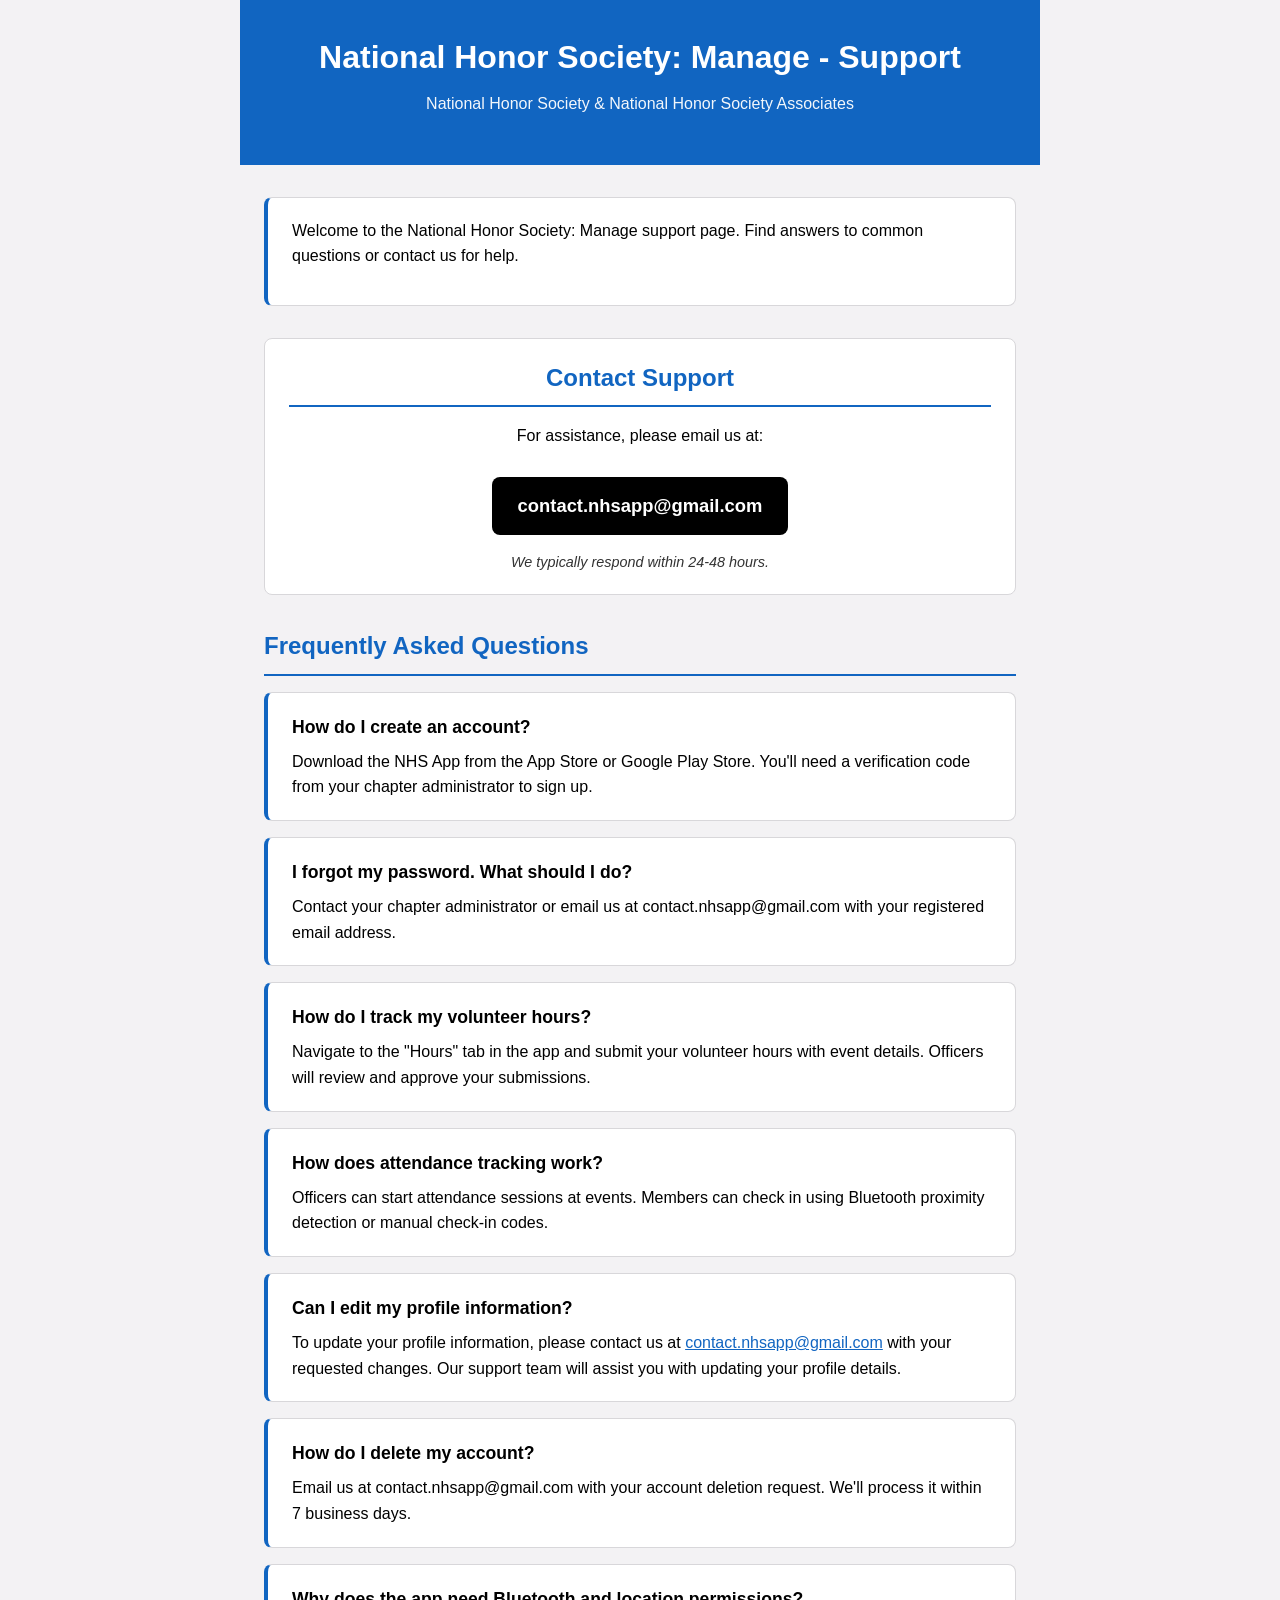
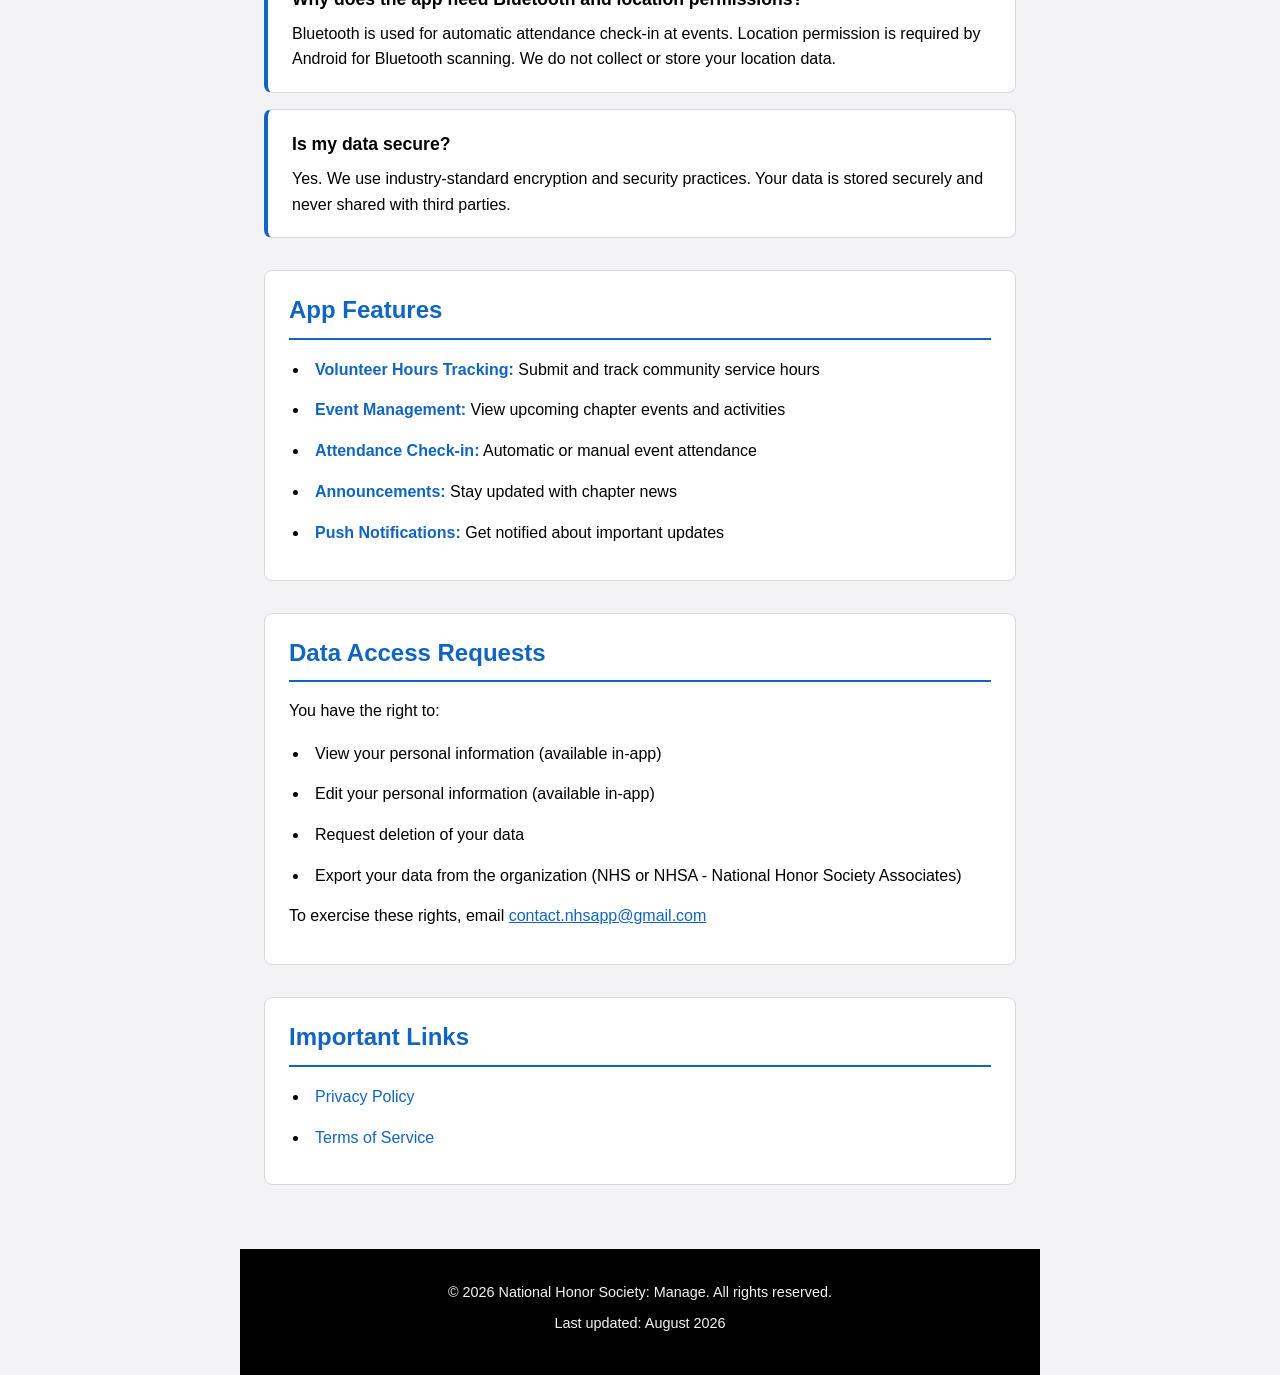
<file: index.html>
<!DOCTYPE html>
<html lang="en">
<head>
    <meta charset="UTF-8">
    <meta name="viewport" content="width=device-width, initial-scale=1.0">
    <title>National Honor Society: Manage - Support</title>
    <link rel="stylesheet" href="styles.css">
</head>
<body>
    <div class="container">
        <header>
            <h1>National Honor Society: Manage - Support</h1>
            <p class="subtitle">National Honor Society & National Honor Society Associates</p>
        </header>

        <main>
            <section class="intro">
                <p>Welcome to the National Honor Society: Manage support page. Find answers to common questions or contact us for help.</p>
            </section>

            <section class="contact">
                <h2>Contact Support</h2>
                <p>For assistance, please email us at:</p>
                <a href="mailto:contact.nhsapp@gmail.com" class="email-link">contact.nhsapp@gmail.com</a>
                <p class="response-time">We typically respond within 24-48 hours.</p>
            </section>

            <section class="faq">
                <h2>Frequently Asked Questions</h2>
                
                <div class="faq-item">
                    <h3>How do I create an account?</h3>
                    <p>Download the NHS App from the App Store or Google Play Store. You'll need a verification code from your chapter administrator to sign up.</p>
                </div>

                <div class="faq-item">
                    <h3>I forgot my password. What should I do?</h3>
                    <p>Contact your chapter administrator or email us at contact.nhsapp@gmail.com with your registered email address.</p>
                </div>

                <div class="faq-item">
                    <h3>How do I track my volunteer hours?</h3>
                    <p>Navigate to the "Hours" tab in the app and submit your volunteer hours with event details. Officers will review and approve your submissions.</p>
                </div>

                <div class="faq-item">
                    <h3>How does attendance tracking work?</h3>
                    <p>Officers can start attendance sessions at events. Members can check in using Bluetooth proximity detection or manual check-in codes.</p>
                </div>

                <div class="faq-item">
                    <h3>Can I edit my profile information?</h3>
                    <p>To update your profile information, please contact us at <a href="mailto:contact.nhsapp@gmail.com">contact.nhsapp@gmail.com</a> with your requested changes. Our support team will assist you with updating your profile details.</p>
                </div>

                <div class="faq-item">
                    <h3>How do I delete my account?</h3>
                    <p>Email us at contact.nhsapp@gmail.com with your account deletion request. We'll process it within 7 business days.</p>
                </div>

                <div class="faq-item">
                    <h3>Why does the app need Bluetooth and location permissions?</h3>
                    <p>Bluetooth is used for automatic attendance check-in at events. Location permission is required by Android for Bluetooth scanning. We do not collect or store your location data.</p>
                </div>

                <div class="faq-item">
                    <h3>Is my data secure?</h3>
                    <p>Yes. We use industry-standard encryption and security practices. Your data is stored securely and never shared with third parties.</p>
                </div>
            </section>

            <section class="features">
                <h2>App Features</h2>
                <ul>
                    <li><strong>Volunteer Hours Tracking:</strong> Submit and track community service hours</li>
                    <li><strong>Event Management:</strong> View upcoming chapter events and activities</li>
                    <li><strong>Attendance Check-in:</strong> Automatic or manual event attendance</li>
                    <li><strong>Announcements:</strong> Stay updated with chapter news</li>
                    <li><strong>Push Notifications:</strong> Get notified about important updates</li>
                </ul>
            </section>

            <section class="data-requests">
                <h2>Data Access Requests</h2>
                <p>You have the right to:</p>
                <ul>
                    <li>View your personal information (available in-app)</li>
                    <li>Edit your personal information (available in-app)</li>
                    <li>Request deletion of your data</li>
                    <li>Export your data from the organization (NHS or NHSA - National Honor Society Associates)</li>
                </ul>
                <p>To exercise these rights, email <a href="mailto:contact.nhsapp@gmail.com">contact.nhsapp@gmail.com</a></p>
            </section>

            <section class="links">
                <h2>Important Links</h2>
                <ul>
                    <li><a href="privacy.html">Privacy Policy</a></li>
                    <li><a href="terms.html">Terms of Service</a></li>
                </ul>
            </section>
        </main>

        <footer>
            <p>&copy; 2026 National Honor Society: Manage. All rights reserved.</p>
            <p>Last updated: August 2026</p>
        </footer>
    </div>
</body>
</html>
</file>
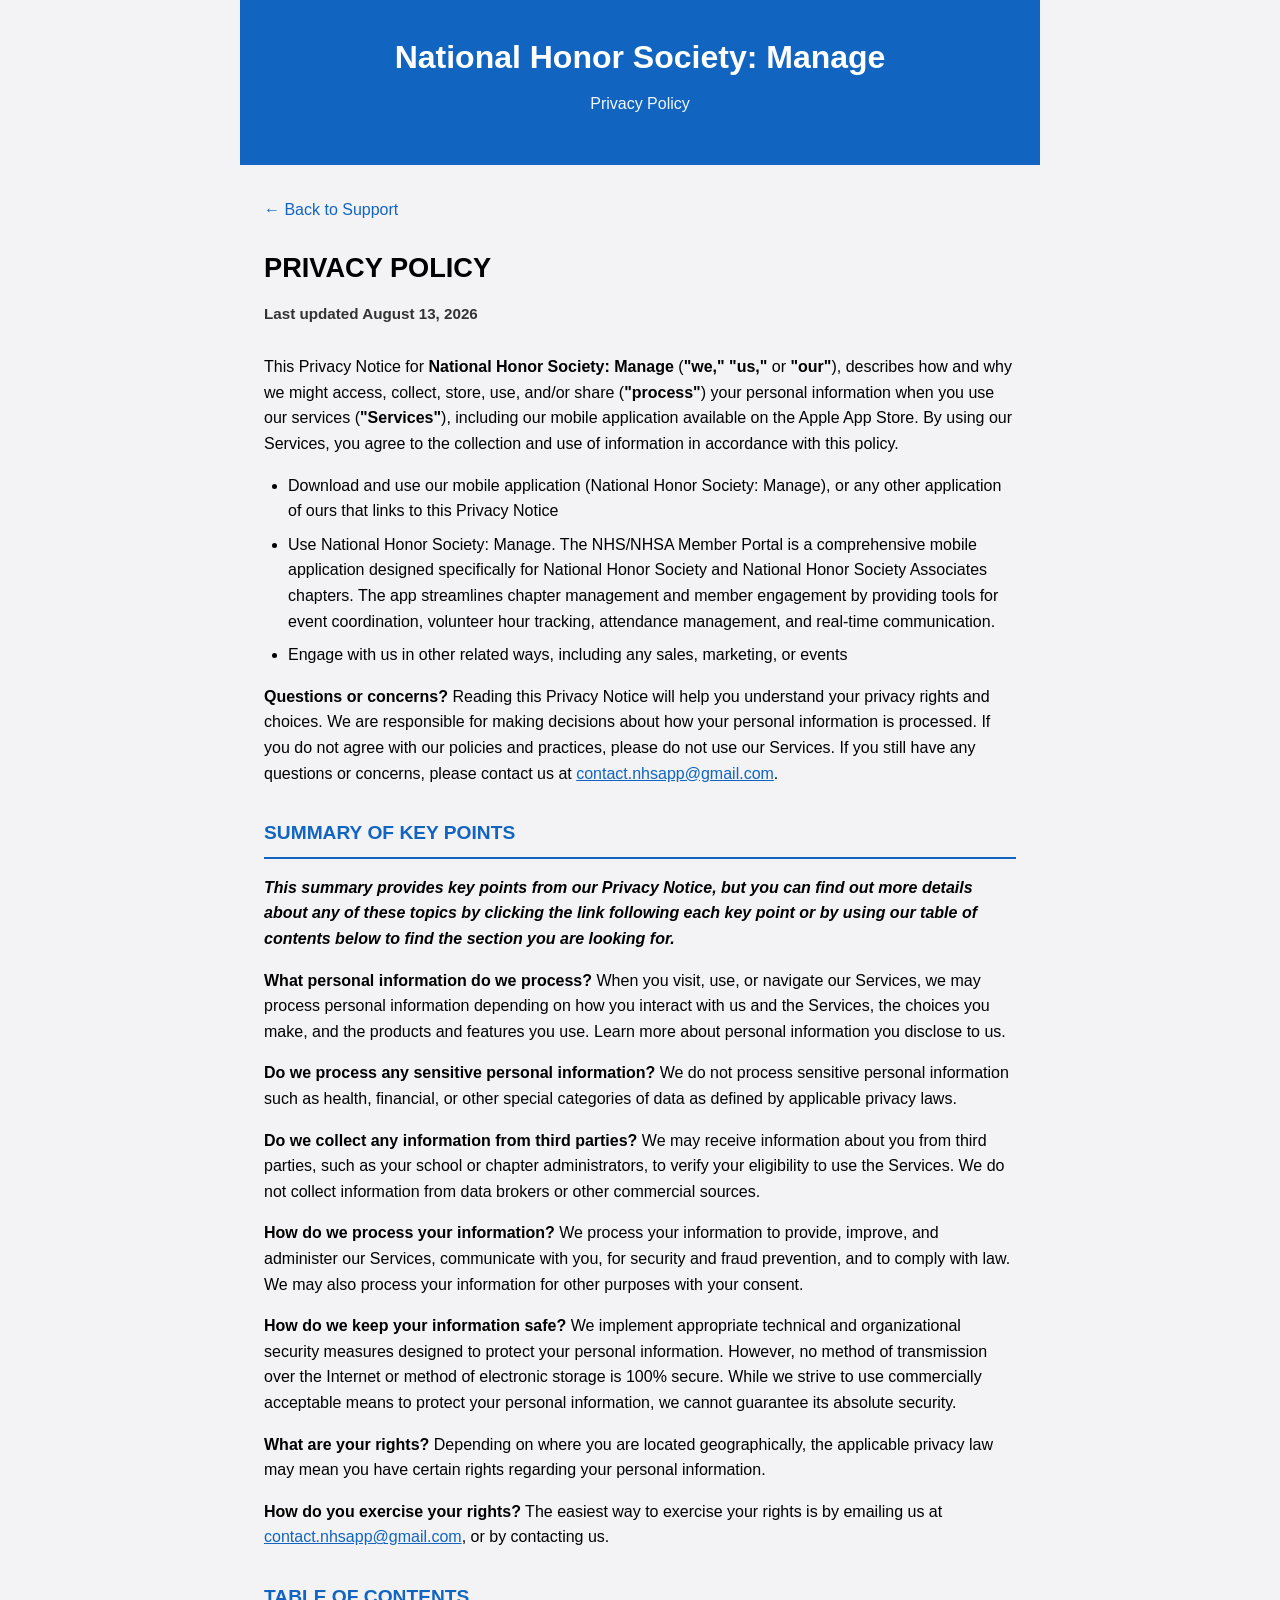
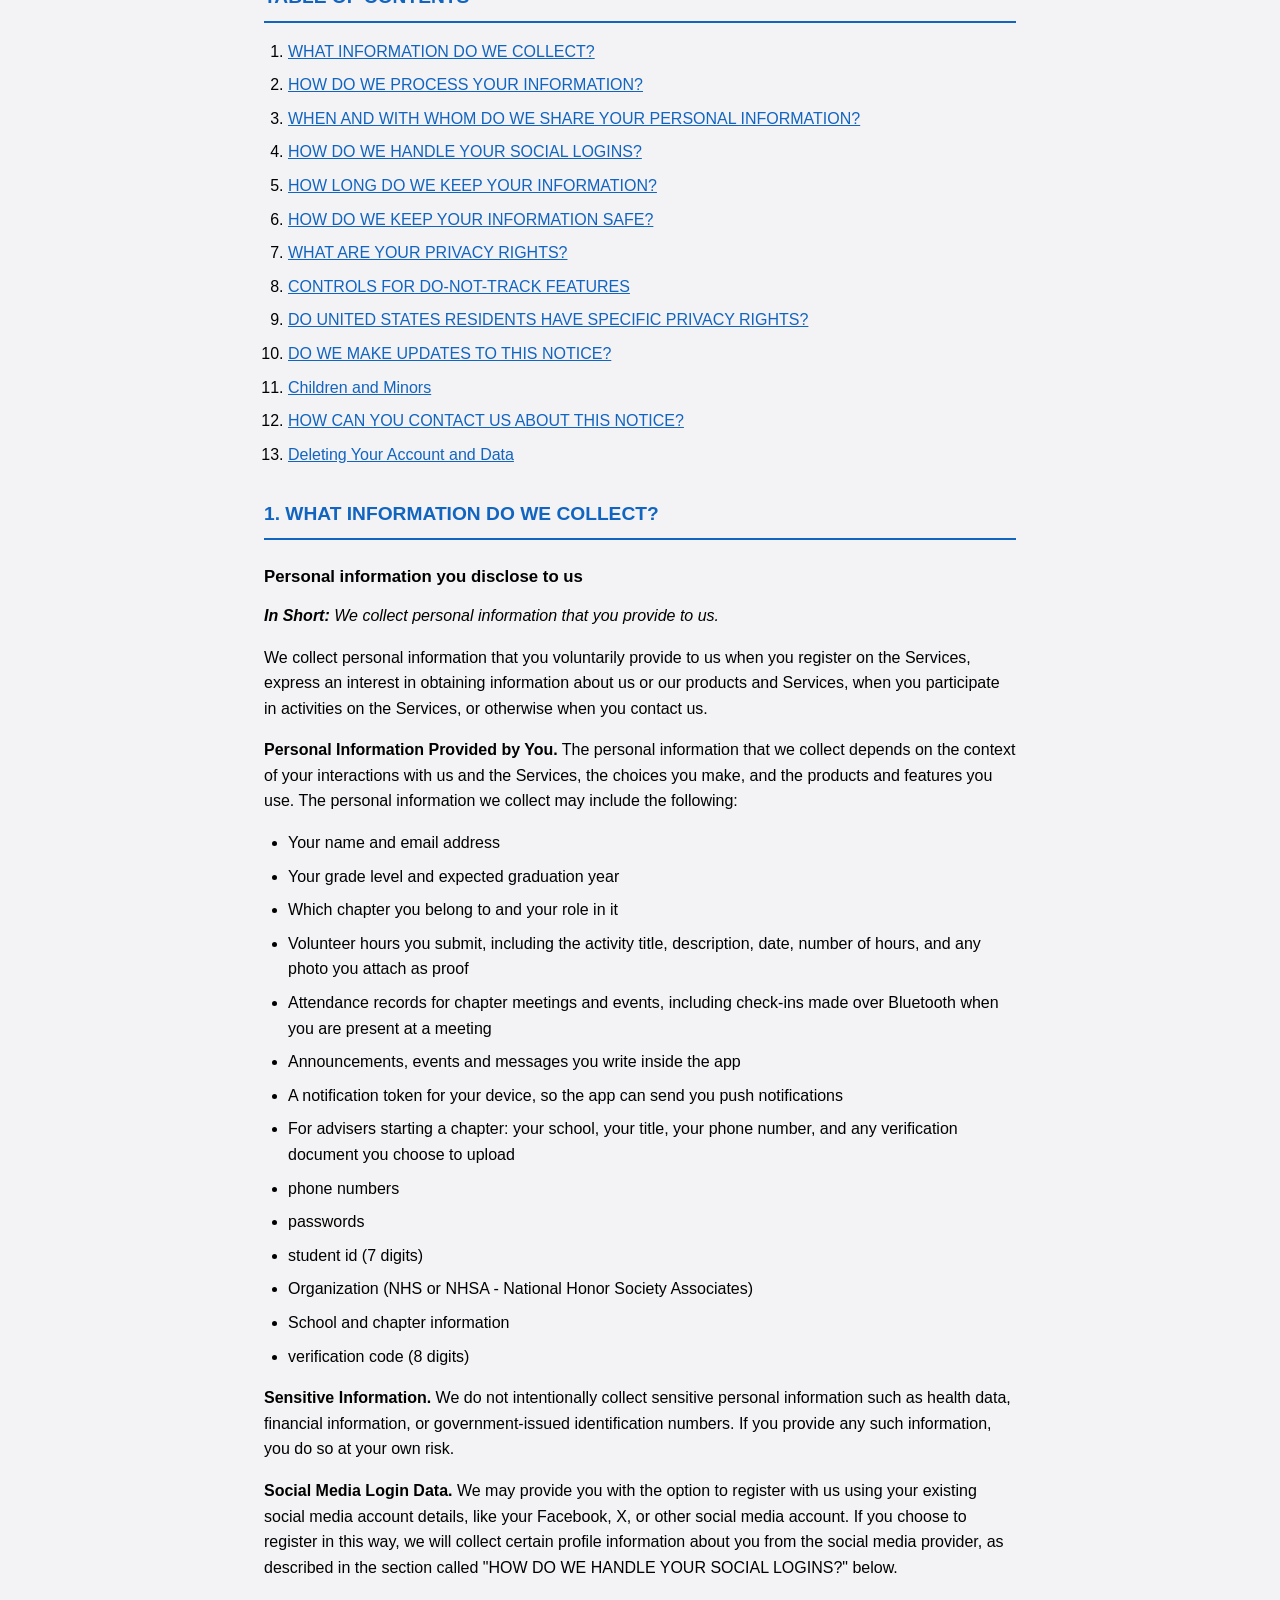
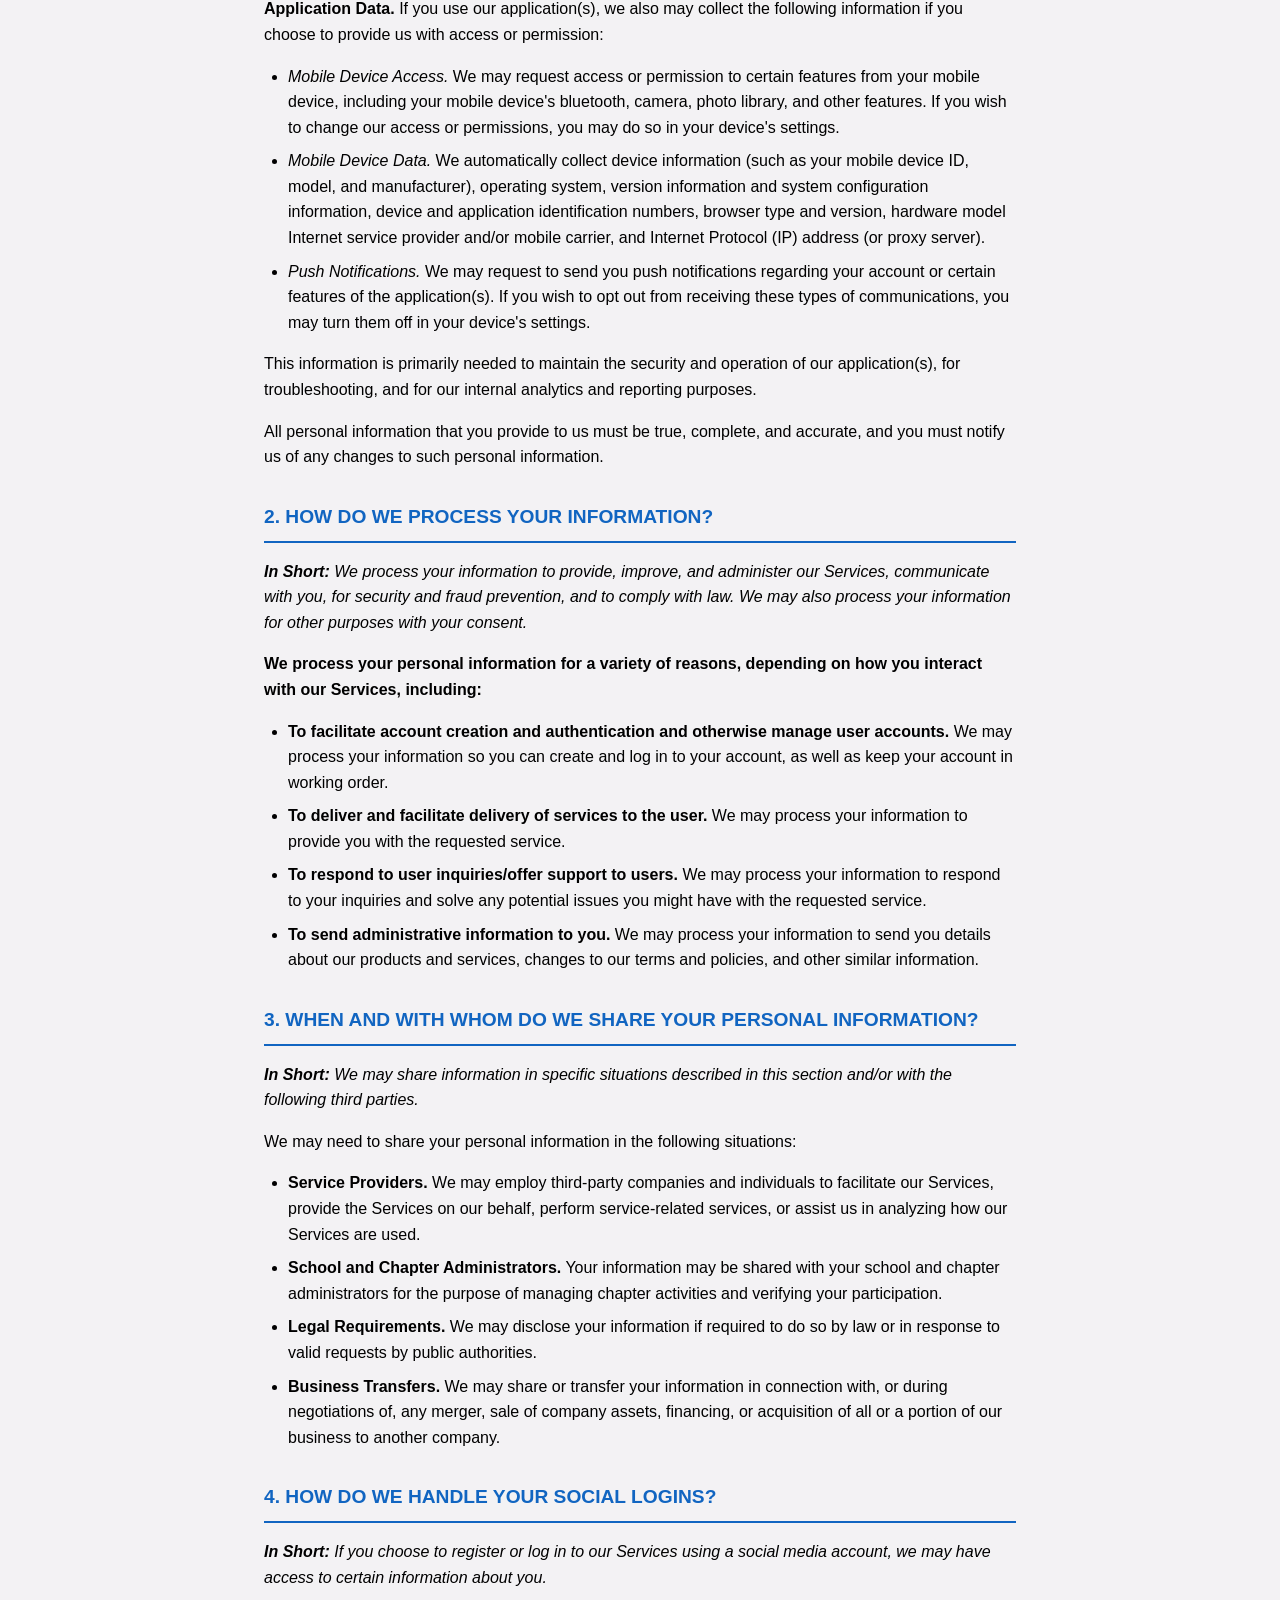
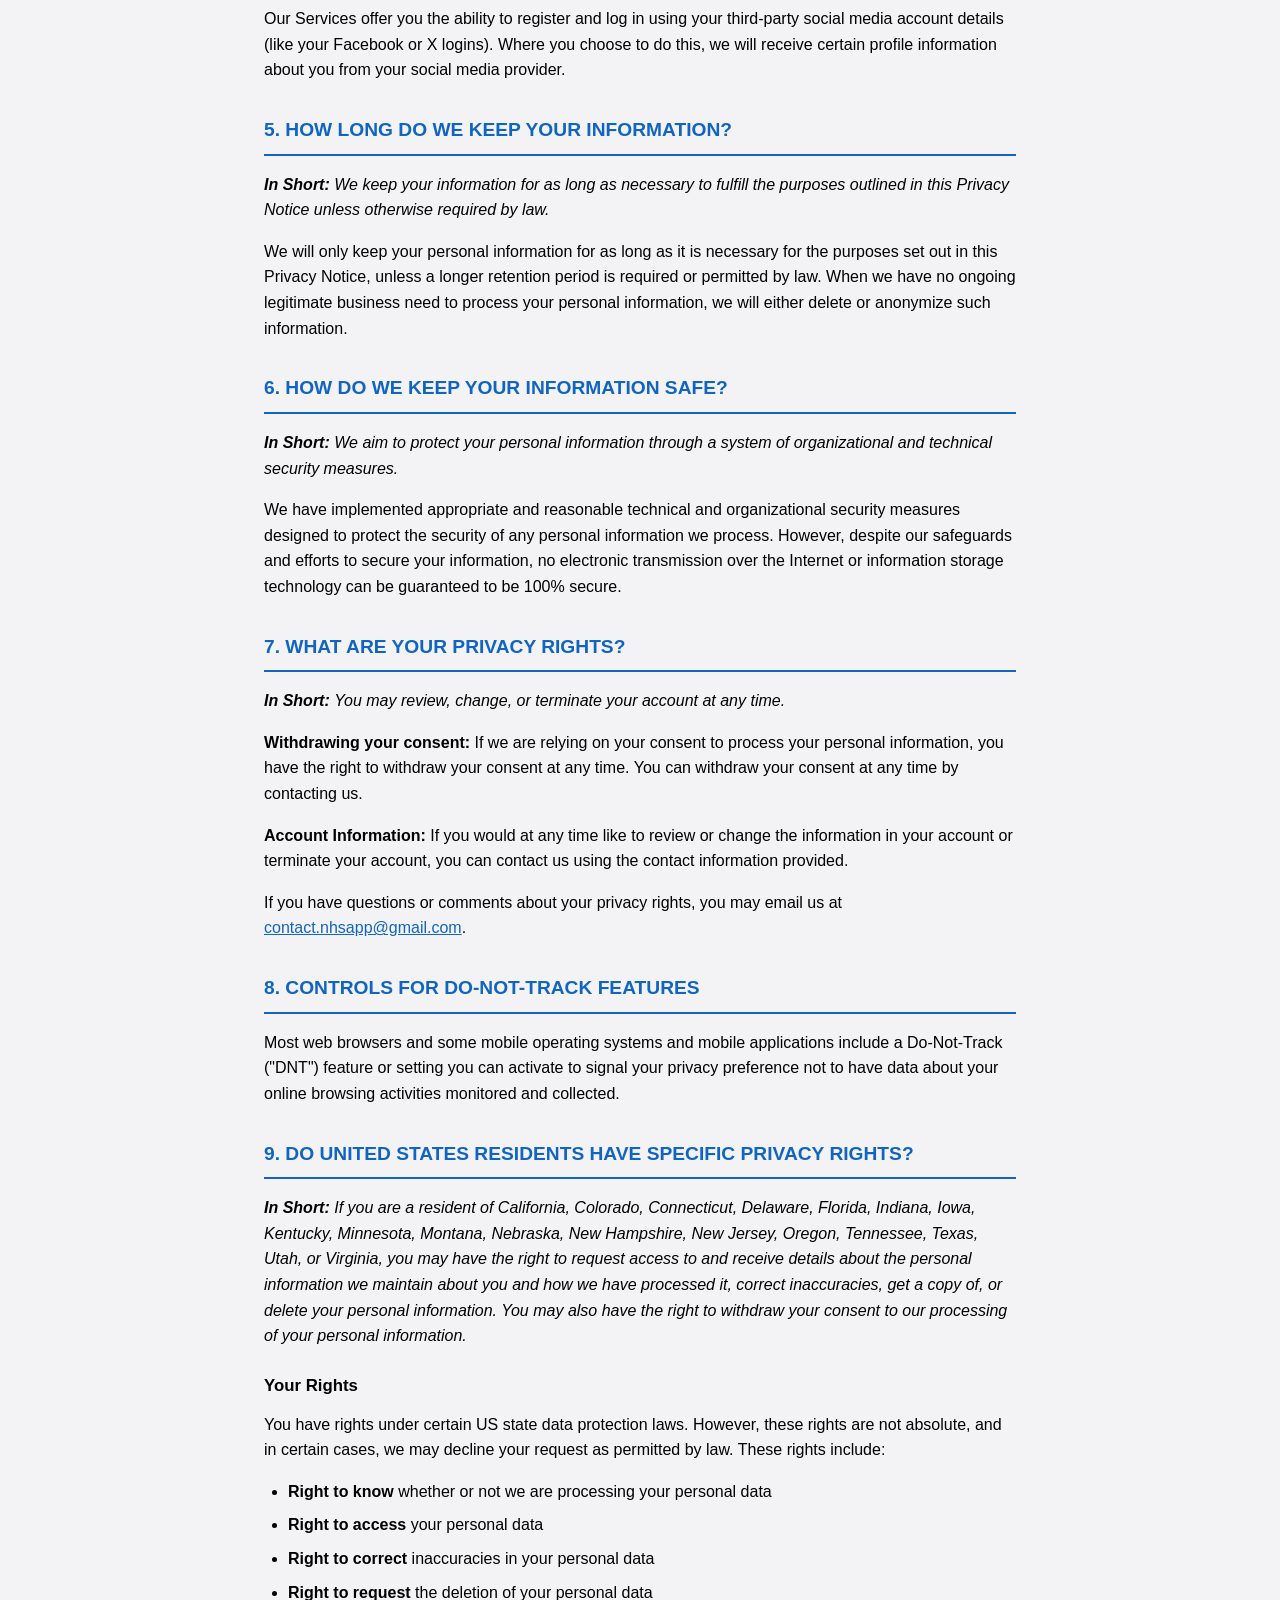
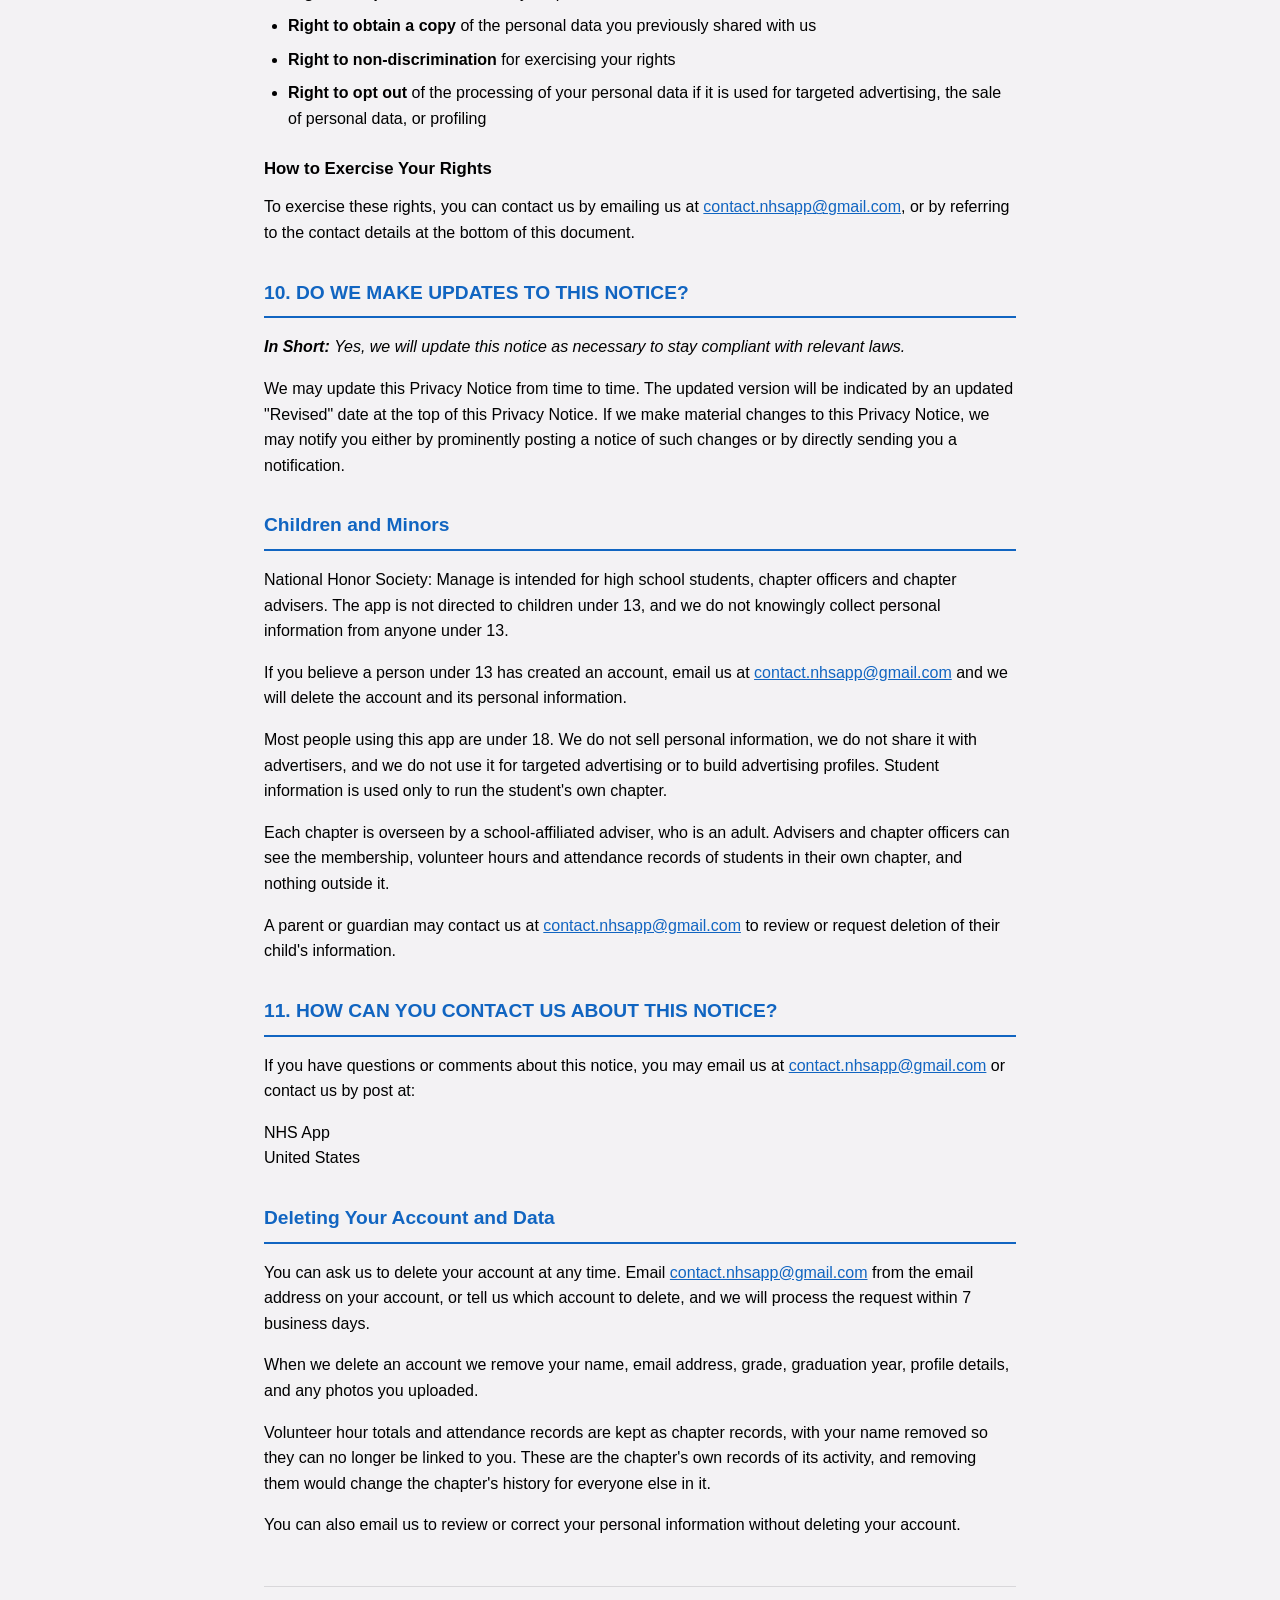
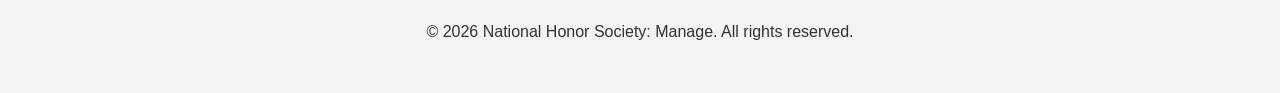
<file: privacy.html>
<!DOCTYPE html>
<html lang="en">
<head>
    <meta charset="UTF-8">
    <meta name="viewport" content="width=device-width, initial-scale=1.0">
    <title>Privacy Policy - National Honor Society: Manage</title>
    <link rel="stylesheet" href="styles.css">
</head>
<body>
    <div class="container">
        <header>
            <h1>National Honor Society: Manage</h1>
            <p class="subtitle">Privacy Policy</p>
        </header>

        <main class="policy">
        <a href="index.html" class="back-link">← Back to Support</a>
        
        <h1>PRIVACY POLICY</h1>
        <p class="doc-date"><strong>Last updated August 13, 2026</strong></p>

        <p>This Privacy Notice for <strong>National Honor Society: Manage</strong> (<strong>"we," "us,"</strong> or <strong>"our"</strong>), describes how and why we might access, collect, store, use, and/or share (<strong>"process"</strong>) your personal information when you use our services (<strong>"Services"</strong>), including our mobile application available on the Apple App Store. By using our Services, you agree to the collection and use of information in accordance with this policy.</p>

        <ul>
            <li>Download and use our mobile application (National Honor Society: Manage), or any other application of ours that links to this Privacy Notice</li>
            <li>Use National Honor Society: Manage. The NHS/NHSA Member Portal is a comprehensive mobile application designed specifically for National Honor Society and National Honor Society Associates chapters. The app streamlines chapter management and member engagement by providing tools for event coordination, volunteer hour tracking, attendance management, and real-time communication.</li>
            <li>Engage with us in other related ways, including any sales, marketing, or events</li>
        </ul>

        <p><strong>Questions or concerns?</strong> Reading this Privacy Notice will help you understand your privacy rights and choices. We are responsible for making decisions about how your personal information is processed. If you do not agree with our policies and practices, please do not use our Services. If you still have any questions or concerns, please contact us at <a href="mailto:contact.nhsapp@gmail.com">contact.nhsapp@gmail.com</a>.</p>

        <h2>SUMMARY OF KEY POINTS</h2>
        <p><strong><em>This summary provides key points from our Privacy Notice, but you can find out more details about any of these topics by clicking the link following each key point or by using our table of contents below to find the section you are looking for.</em></strong></p>

        <p><strong>What personal information do we process?</strong> When you visit, use, or navigate our Services, we may process personal information depending on how you interact with us and the Services, the choices you make, and the products and features you use. Learn more about personal information you disclose to us.</p>

        <p><strong>Do we process any sensitive personal information?</strong> We do not process sensitive personal information such as health, financial, or other special categories of data as defined by applicable privacy laws.</p>

        <p><strong>Do we collect any information from third parties?</strong> We may receive information about you from third parties, such as your school or chapter administrators, to verify your eligibility to use the Services. We do not collect information from data brokers or other commercial sources.</p>

        <p><strong>How do we process your information?</strong> We process your information to provide, improve, and administer our Services, communicate with you, for security and fraud prevention, and to comply with law. We may also process your information for other purposes with your consent.</p>

        <p><strong>How do we keep your information safe?</strong> We implement appropriate technical and organizational security measures designed to protect your personal information. However, no method of transmission over the Internet or method of electronic storage is 100% secure. While we strive to use commercially acceptable means to protect your personal information, we cannot guarantee its absolute security.</p>

        <p><strong>What are your rights?</strong> Depending on where you are located geographically, the applicable privacy law may mean you have certain rights regarding your personal information.</p>

        <p><strong>How do you exercise your rights?</strong> The easiest way to exercise your rights is by emailing us at <a href="mailto:contact.nhsapp@gmail.com">contact.nhsapp@gmail.com</a>, or by contacting us.</p>

        <h2>TABLE OF CONTENTS</h2>
        <ol>
            <li><a href="#infocollect">WHAT INFORMATION DO WE COLLECT?</a></li>
            <li><a href="#infouse">HOW DO WE PROCESS YOUR INFORMATION?</a></li>
            <li><a href="#whoshare">WHEN AND WITH WHOM DO WE SHARE YOUR PERSONAL INFORMATION?</a></li>
            <li><a href="#sociallogins">HOW DO WE HANDLE YOUR SOCIAL LOGINS?</a></li>
            <li><a href="#inforetain">HOW LONG DO WE KEEP YOUR INFORMATION?</a></li>
            <li><a href="#infosafe">HOW DO WE KEEP YOUR INFORMATION SAFE?</a></li>
            <li><a href="#privacyrights">WHAT ARE YOUR PRIVACY RIGHTS?</a></li>
            <li><a href="#DNT">CONTROLS FOR DO-NOT-TRACK FEATURES</a></li>
            <li><a href="#uslaws">DO UNITED STATES RESIDENTS HAVE SPECIFIC PRIVACY RIGHTS?</a></li>
            <li><a href="#policyupdates">DO WE MAKE UPDATES TO THIS NOTICE?</a></li>
            <li><a href="#minors">Children and Minors</a></li>
            <li><a href="#contact">HOW CAN YOU CONTACT US ABOUT THIS NOTICE?</a></li>
            <li><a href="#request">Deleting Your Account and Data</a></li>
        </ol>

        <h2 id="infocollect">1. WHAT INFORMATION DO WE COLLECT?</h2>
        
        <h3>Personal information you disclose to us</h3>
        <p><strong><em>In Short:</em></strong> <em>We collect personal information that you provide to us.</em></p>

        <p>We collect personal information that you voluntarily provide to us when you register on the Services, express an interest in obtaining information about us or our products and Services, when you participate in activities on the Services, or otherwise when you contact us.</p>

        <p><strong>Personal Information Provided by You.</strong> The personal information that we collect depends on the context of your interactions with us and the Services, the choices you make, and the products and features you use. The personal information we collect may include the following:</p>

        <ul>
            <li>Your name and email address</li>
            <li>Your grade level and expected graduation year</li>
            <li>Which chapter you belong to and your role in it</li>
            <li>Volunteer hours you submit, including the activity title, description, date, number of hours, and any photo you attach as proof</li>
            <li>Attendance records for chapter meetings and events, including check-ins made over Bluetooth when you are present at a meeting</li>
            <li>Announcements, events and messages you write inside the app</li>
            <li>A notification token for your device, so the app can send you push notifications</li>
            <li>For advisers starting a chapter: your school, your title, your phone number, and any verification document you choose to upload</li>
            <li>phone numbers</li>
            <li>passwords</li>
            <li>student id (7 digits)</li>
            <li>Organization (NHS or NHSA - National Honor Society Associates)</li>
            <li>School and chapter information</li>
            <li>verification code (8 digits)</li>
        </ul>

        <p><strong>Sensitive Information.</strong> We do not intentionally collect sensitive personal information such as health data, financial information, or government-issued identification numbers. If you provide any such information, you do so at your own risk.</p>

        <p><strong>Social Media Login Data.</strong> We may provide you with the option to register with us using your existing social media account details, like your Facebook, X, or other social media account. If you choose to register in this way, we will collect certain profile information about you from the social media provider, as described in the section called "HOW DO WE HANDLE YOUR SOCIAL LOGINS?" below.</p>

        <p><strong>Application Data.</strong> If you use our application(s), we also may collect the following information if you choose to provide us with access or permission:</p>

        <ul>
            <li><em>Mobile Device Access.</em> We may request access or permission to certain features from your mobile device, including your mobile device's bluetooth, camera, photo library, and other features. If you wish to change our access or permissions, you may do so in your device's settings.</li>
            <li><em>Mobile Device Data.</em> We automatically collect device information (such as your mobile device ID, model, and manufacturer), operating system, version information and system configuration information, device and application identification numbers, browser type and version, hardware model Internet service provider and/or mobile carrier, and Internet Protocol (IP) address (or proxy server).</li>
            <li><em>Push Notifications.</em> We may request to send you push notifications regarding your account or certain features of the application(s). If you wish to opt out from receiving these types of communications, you may turn them off in your device's settings.</li>
        </ul>

        <p>This information is primarily needed to maintain the security and operation of our application(s), for troubleshooting, and for our internal analytics and reporting purposes.</p>

        <p>All personal information that you provide to us must be true, complete, and accurate, and you must notify us of any changes to such personal information.</p>

        <h2 id="infouse">2. HOW DO WE PROCESS YOUR INFORMATION?</h2>
        <p><strong><em>In Short:</em></strong> <em>We process your information to provide, improve, and administer our Services, communicate with you, for security and fraud prevention, and to comply with law. We may also process your information for other purposes with your consent.</em></p>

        <p><strong>We process your personal information for a variety of reasons, depending on how you interact with our Services, including:</strong></p>

        <ul>
            <li><strong>To facilitate account creation and authentication and otherwise manage user accounts.</strong> We may process your information so you can create and log in to your account, as well as keep your account in working order.</li>
            <li><strong>To deliver and facilitate delivery of services to the user.</strong> We may process your information to provide you with the requested service.</li>
            <li><strong>To respond to user inquiries/offer support to users.</strong> We may process your information to respond to your inquiries and solve any potential issues you might have with the requested service.</li>
            <li><strong>To send administrative information to you.</strong> We may process your information to send you details about our products and services, changes to our terms and policies, and other similar information.</li>
        </ul>

        <h2 id="whoshare">3. WHEN AND WITH WHOM DO WE SHARE YOUR PERSONAL INFORMATION?</h2>
        <p><strong><em>In Short:</em></strong> <em>We may share information in specific situations described in this section and/or with the following third parties.</em></p>

        <p>We may need to share your personal information in the following situations:</p>
        <ul>
            <li><strong>Service Providers.</strong> We may employ third-party companies and individuals to facilitate our Services, provide the Services on our behalf, perform service-related services, or assist us in analyzing how our Services are used.</li>
            <li><strong>School and Chapter Administrators.</strong> Your information may be shared with your school and chapter administrators for the purpose of managing chapter activities and verifying your participation.</li>
            <li><strong>Legal Requirements.</strong> We may disclose your information if required to do so by law or in response to valid requests by public authorities.</li>
            <li><strong>Business Transfers.</strong> We may share or transfer your information in connection with, or during negotiations of, any merger, sale of company assets, financing, or acquisition of all or a portion of our business to another company.</li>
        </ul>

        <h2 id="sociallogins">4. HOW DO WE HANDLE YOUR SOCIAL LOGINS?</h2>
        <p><strong><em>In Short:</em></strong> <em>If you choose to register or log in to our Services using a social media account, we may have access to certain information about you.</em></p>

        <p>Our Services offer you the ability to register and log in using your third-party social media account details (like your Facebook or X logins). Where you choose to do this, we will receive certain profile information about you from your social media provider.</p>

        <h2 id="inforetain">5. HOW LONG DO WE KEEP YOUR INFORMATION?</h2>
        <p><strong><em>In Short:</em></strong> <em>We keep your information for as long as necessary to fulfill the purposes outlined in this Privacy Notice unless otherwise required by law.</em></p>

        <p>We will only keep your personal information for as long as it is necessary for the purposes set out in this Privacy Notice, unless a longer retention period is required or permitted by law. When we have no ongoing legitimate business need to process your personal information, we will either delete or anonymize such information.</p>

        <h2 id="infosafe">6. HOW DO WE KEEP YOUR INFORMATION SAFE?</h2>
        <p><strong><em>In Short:</em></strong> <em>We aim to protect your personal information through a system of organizational and technical security measures.</em></p>

        <p>We have implemented appropriate and reasonable technical and organizational security measures designed to protect the security of any personal information we process. However, despite our safeguards and efforts to secure your information, no electronic transmission over the Internet or information storage technology can be guaranteed to be 100% secure.</p>

        <h2 id="privacyrights">7. WHAT ARE YOUR PRIVACY RIGHTS?</h2>
        <p><strong><em>In Short:</em></strong> <em>You may review, change, or terminate your account at any time.</em></p>

        <p><strong>Withdrawing your consent:</strong> If we are relying on your consent to process your personal information, you have the right to withdraw your consent at any time. You can withdraw your consent at any time by contacting us.</p>

        <p><strong>Account Information:</strong> If you would at any time like to review or change the information in your account or terminate your account, you can contact us using the contact information provided.</p>

        <p>If you have questions or comments about your privacy rights, you may email us at <a href="mailto:contact.nhsapp@gmail.com">contact.nhsapp@gmail.com</a>.</p>

        <h2 id="DNT">8. CONTROLS FOR DO-NOT-TRACK FEATURES</h2>
        <p>Most web browsers and some mobile operating systems and mobile applications include a Do-Not-Track ("DNT") feature or setting you can activate to signal your privacy preference not to have data about your online browsing activities monitored and collected.</p>

        <h2 id="uslaws">9. DO UNITED STATES RESIDENTS HAVE SPECIFIC PRIVACY RIGHTS?</h2>
        <p><strong><em>In Short:</em></strong> <em>If you are a resident of California, Colorado, Connecticut, Delaware, Florida, Indiana, Iowa, Kentucky, Minnesota, Montana, Nebraska, New Hampshire, New Jersey, Oregon, Tennessee, Texas, Utah, or Virginia, you may have the right to request access to and receive details about the personal information we maintain about you and how we have processed it, correct inaccuracies, get a copy of, or delete your personal information. You may also have the right to withdraw your consent to our processing of your personal information.</em></p>

        <h3>Your Rights</h3>
        <p>You have rights under certain US state data protection laws. However, these rights are not absolute, and in certain cases, we may decline your request as permitted by law. These rights include:</p>

        <ul>
            <li><strong>Right to know</strong> whether or not we are processing your personal data</li>
            <li><strong>Right to access</strong> your personal data</li>
            <li><strong>Right to correct</strong> inaccuracies in your personal data</li>
            <li><strong>Right to request</strong> the deletion of your personal data</li>
            <li><strong>Right to obtain a copy</strong> of the personal data you previously shared with us</li>
            <li><strong>Right to non-discrimination</strong> for exercising your rights</li>
            <li><strong>Right to opt out</strong> of the processing of your personal data if it is used for targeted advertising, the sale of personal data, or profiling</li>
        </ul>

        <h3>How to Exercise Your Rights</h3>
        <p>To exercise these rights, you can contact us by emailing us at <a href="mailto:contact.nhsapp@gmail.com">contact.nhsapp@gmail.com</a>, or by referring to the contact details at the bottom of this document.</p>

        <h2 id="policyupdates">10. DO WE MAKE UPDATES TO THIS NOTICE?</h2>
        <p><strong><em>In Short:</em></strong> <em>Yes, we will update this notice as necessary to stay compliant with relevant laws.</em></p>

        <p>We may update this Privacy Notice from time to time. The updated version will be indicated by an updated "Revised" date at the top of this Privacy Notice. If we make material changes to this Privacy Notice, we may notify you either by prominently posting a notice of such changes or by directly sending you a notification.</p>

        <h2 id="minors">Children and Minors</h2>
        <p>National Honor Society: Manage is intended for high school students, chapter officers and chapter advisers. The app is not directed to children under 13, and we do not knowingly collect personal information from anyone under 13.</p>
        <p>If you believe a person under 13 has created an account, email us at <a href="mailto:contact.nhsapp@gmail.com">contact.nhsapp@gmail.com</a> and we will delete the account and its personal information.</p>
        <p>Most people using this app are under 18. We do not sell personal information, we do not share it with advertisers, and we do not use it for targeted advertising or to build advertising profiles. Student information is used only to run the student's own chapter.</p>
        <p>Each chapter is overseen by a school-affiliated adviser, who is an adult. Advisers and chapter officers can see the membership, volunteer hours and attendance records of students in their own chapter, and nothing outside it.</p>
        <p>A parent or guardian may contact us at <a href="mailto:contact.nhsapp@gmail.com">contact.nhsapp@gmail.com</a> to review or request deletion of their child's information.</p>

        <h2 id="contact">11. HOW CAN YOU CONTACT US ABOUT THIS NOTICE?</h2>
        <p>If you have questions or comments about this notice, you may email us at <a href="mailto:contact.nhsapp@gmail.com">contact.nhsapp@gmail.com</a> or contact us by post at:</p>

        <p>
            NHS App<br>
            United States
        </p>

        <h2 id="request">Deleting Your Account and Data</h2>
        <p>You can ask us to delete your account at any time. Email <a href="mailto:contact.nhsapp@gmail.com">contact.nhsapp@gmail.com</a> from the email address on your account, or tell us which account to delete, and we will process the request within 7 business days.</p>
        <p>When we delete an account we remove your name, email address, grade, graduation year, profile details, and any photos you uploaded.</p>
        <p>Volunteer hour totals and attendance records are kept as chapter records, with your name removed so they can no longer be linked to you. These are the chapter's own records of its activity, and removing them would change the chapter's history for everyone else in it.</p>
        <p>You can also email us to review or correct your personal information without deleting your account.</p>

        <p class="legal-end">
            &copy; 2026 National Honor Society: Manage. All rights reserved.
        </p>
        </main>
    </div>
</body>
</html>
</file>
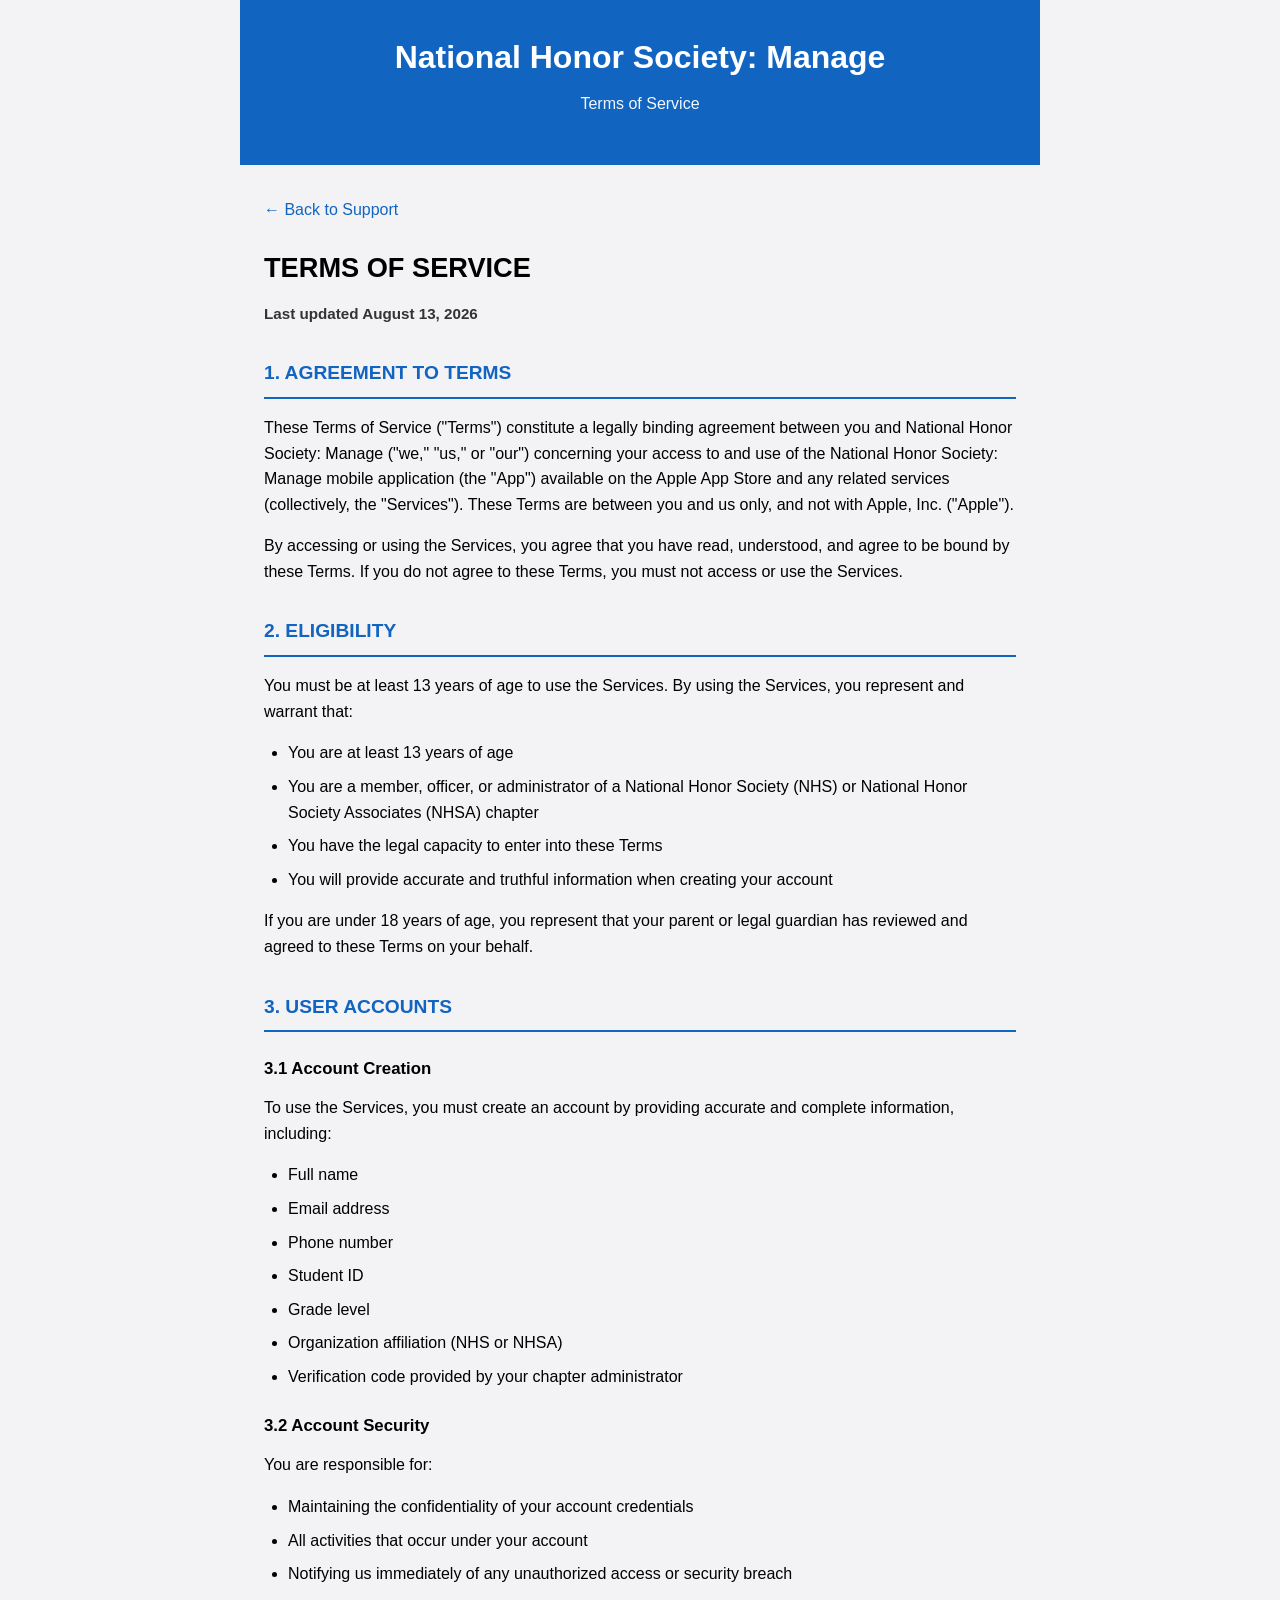
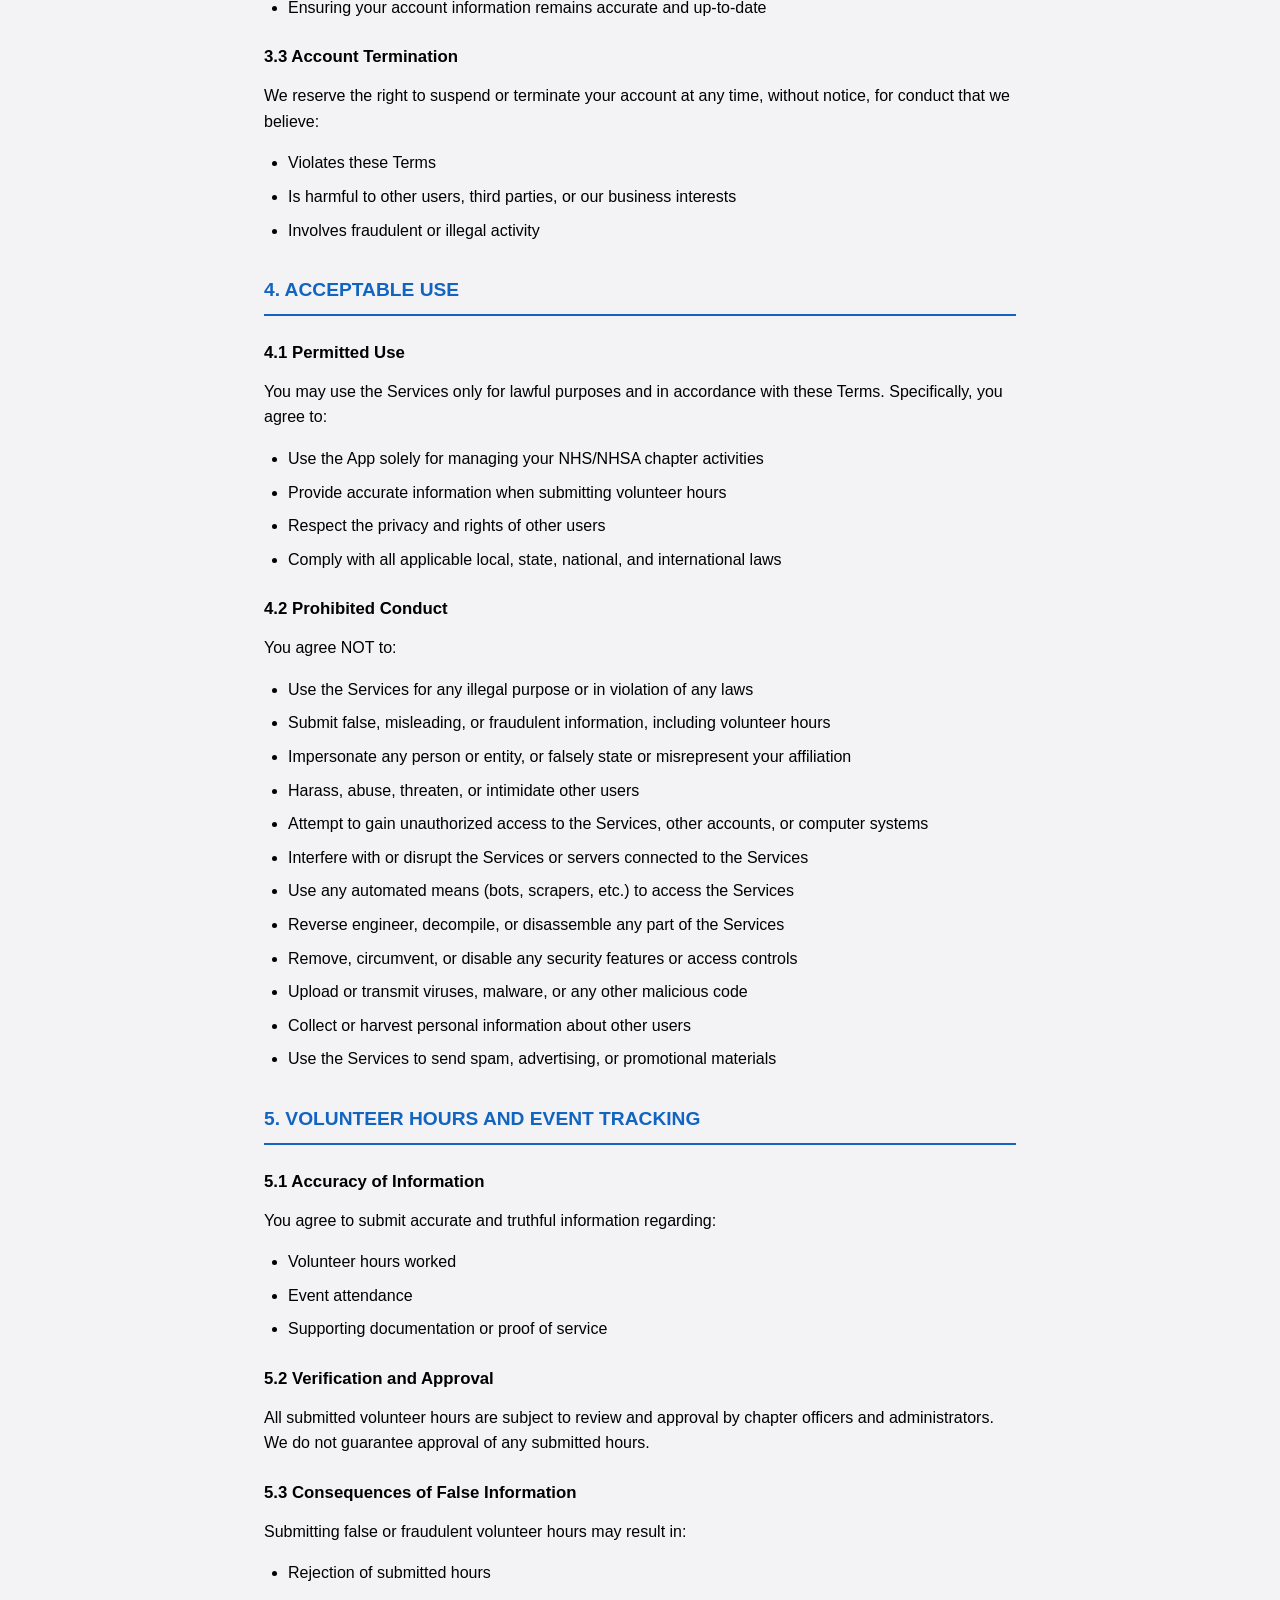
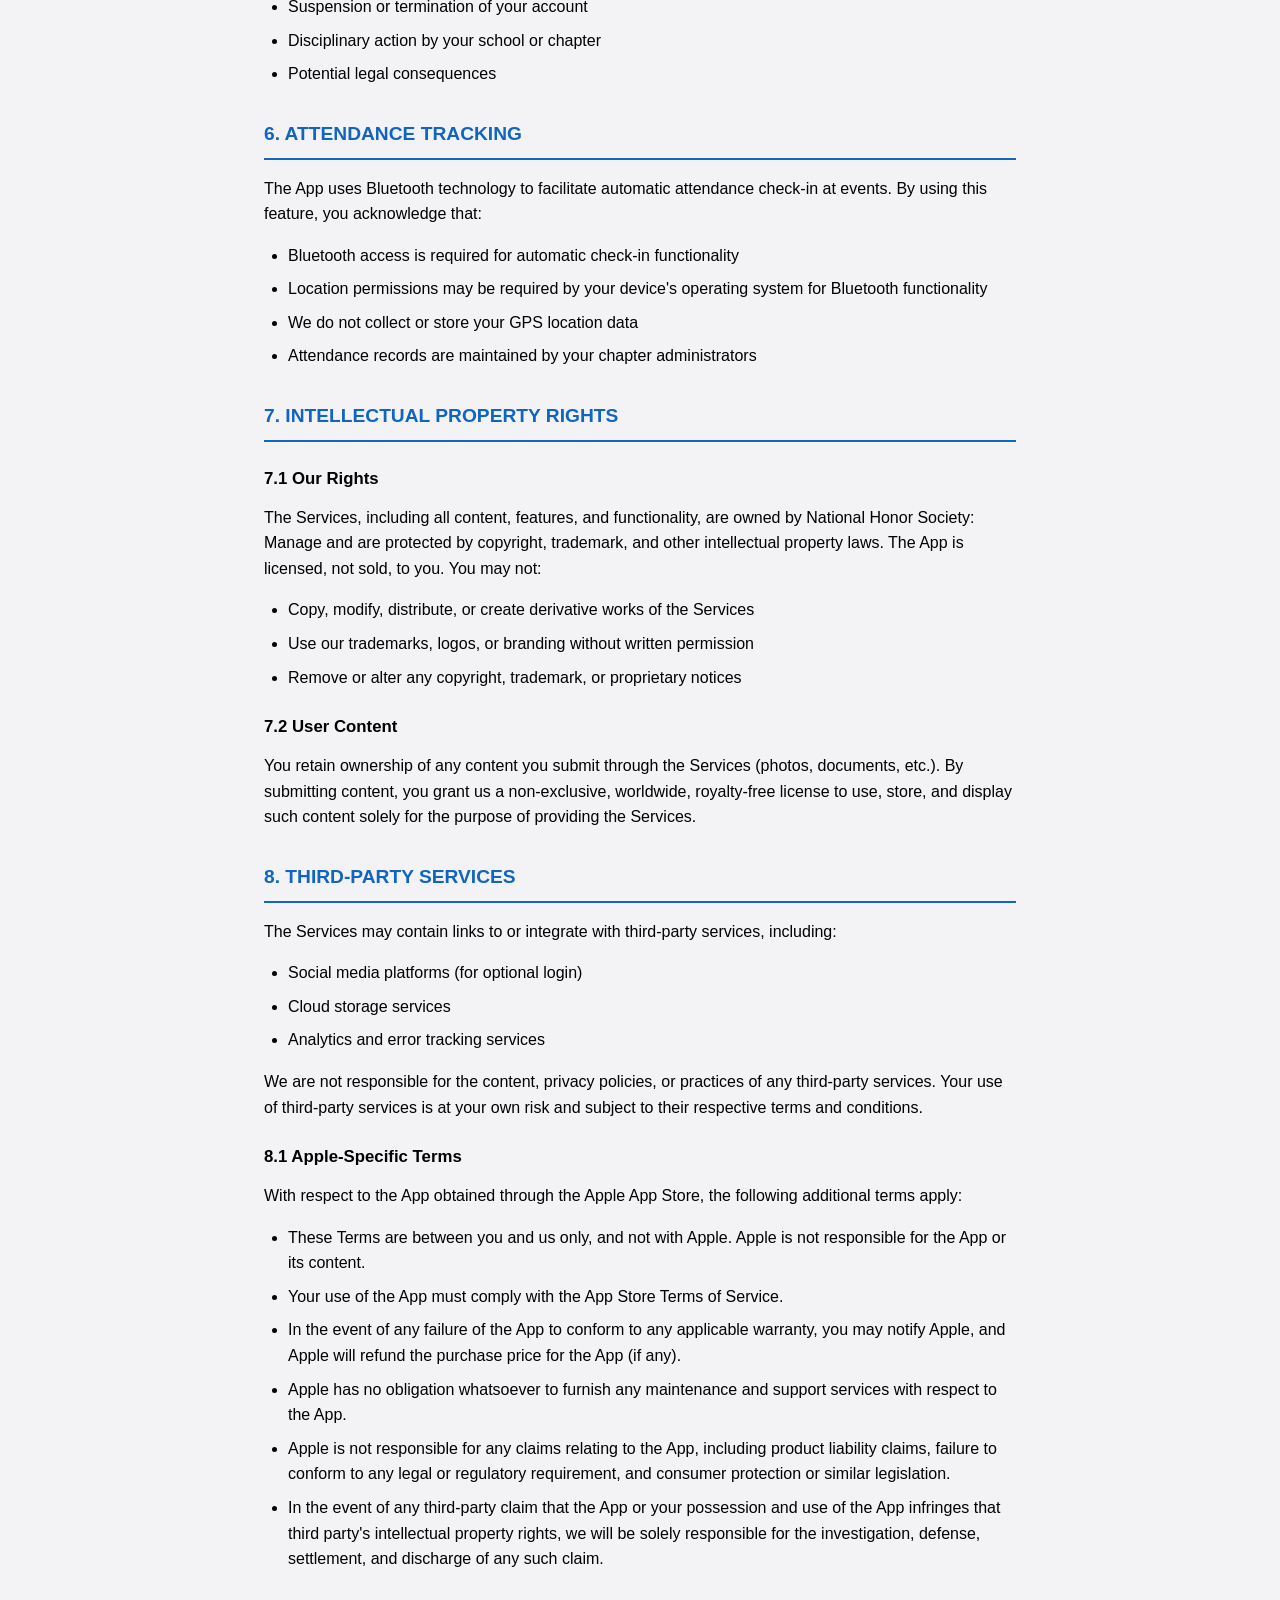
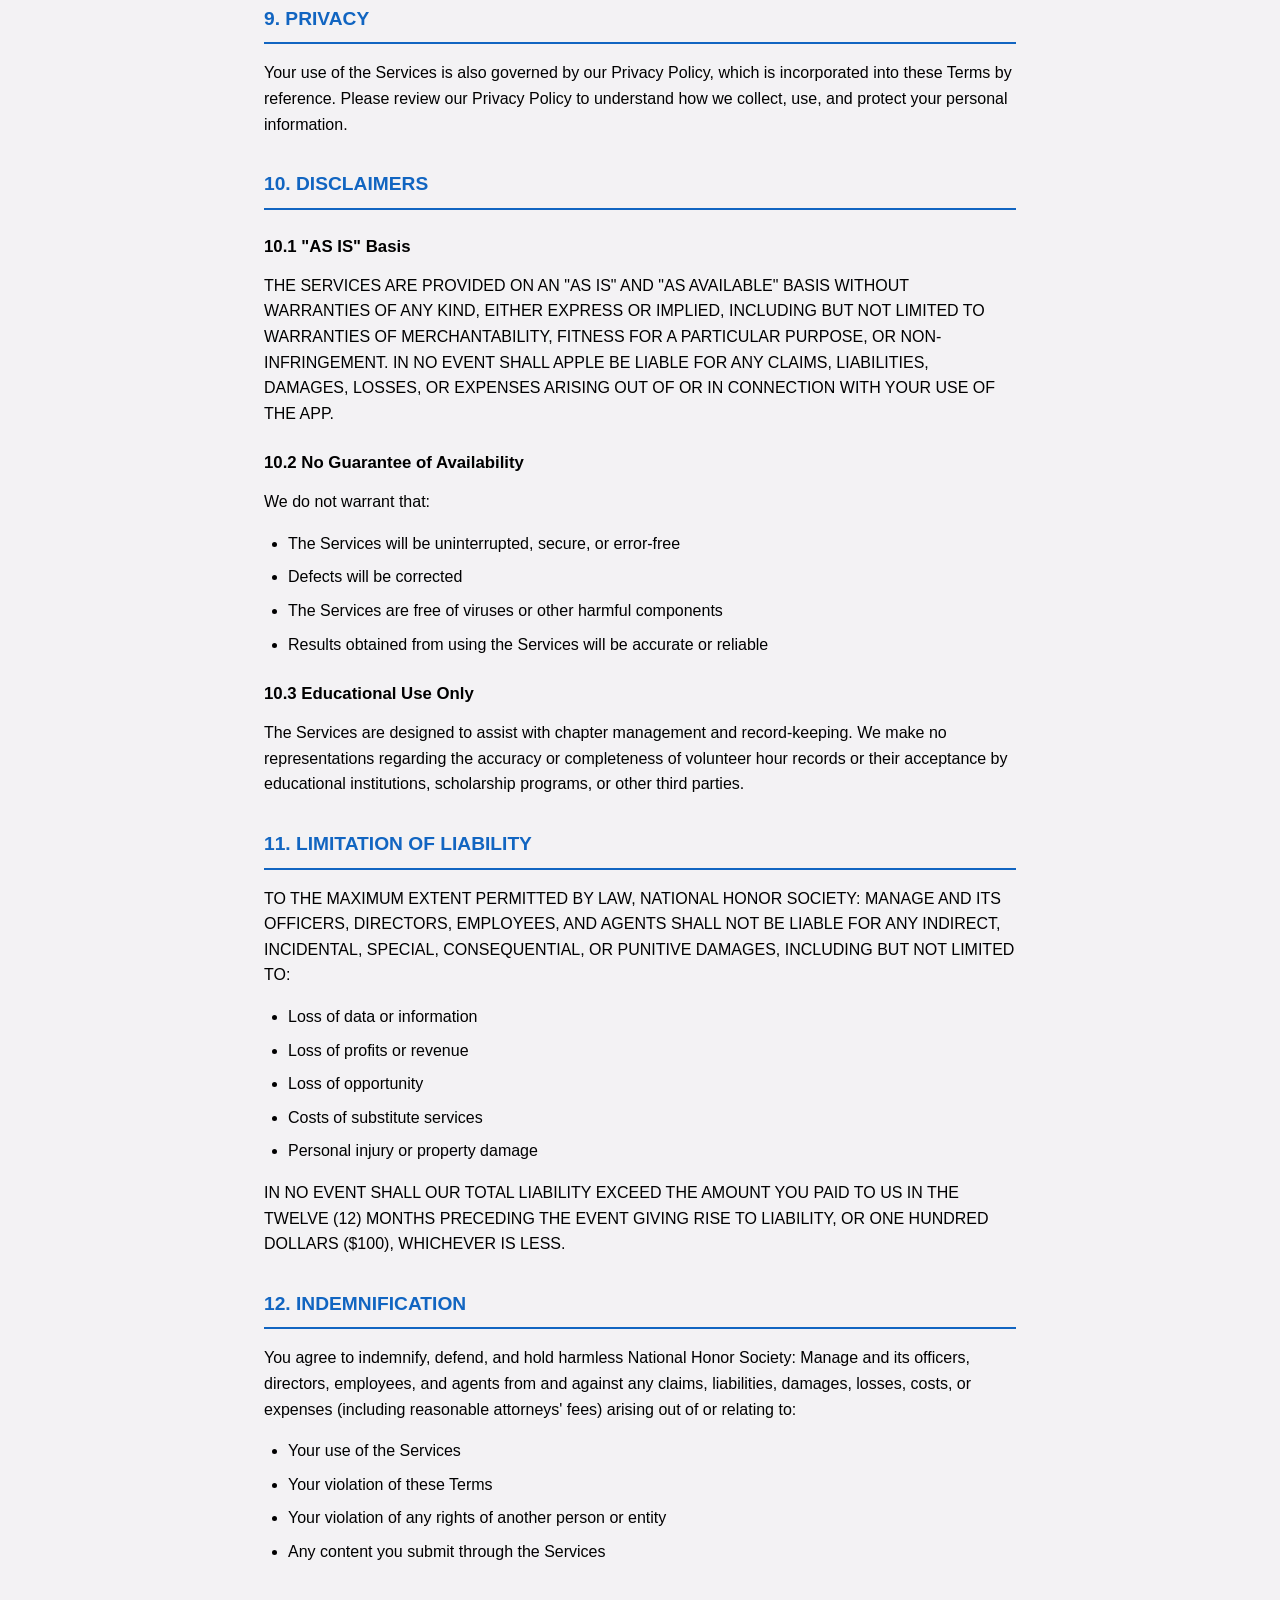
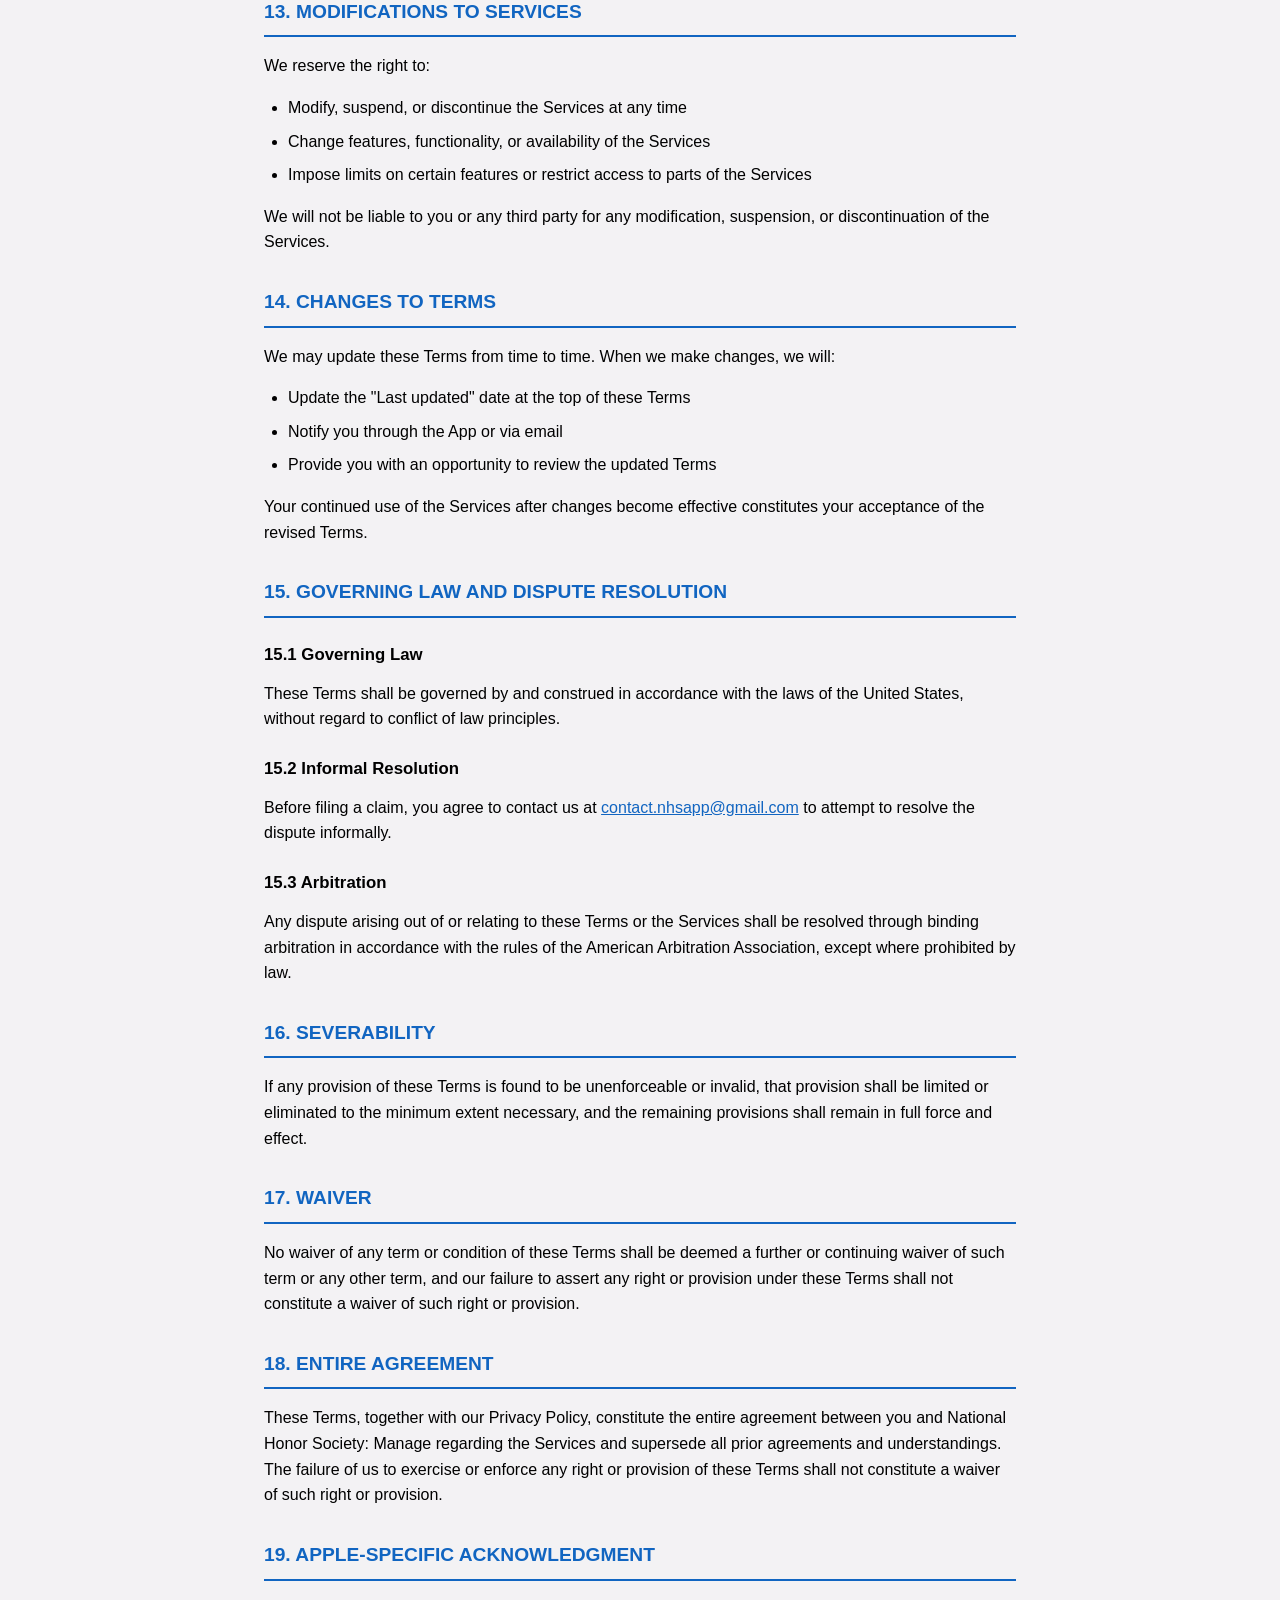
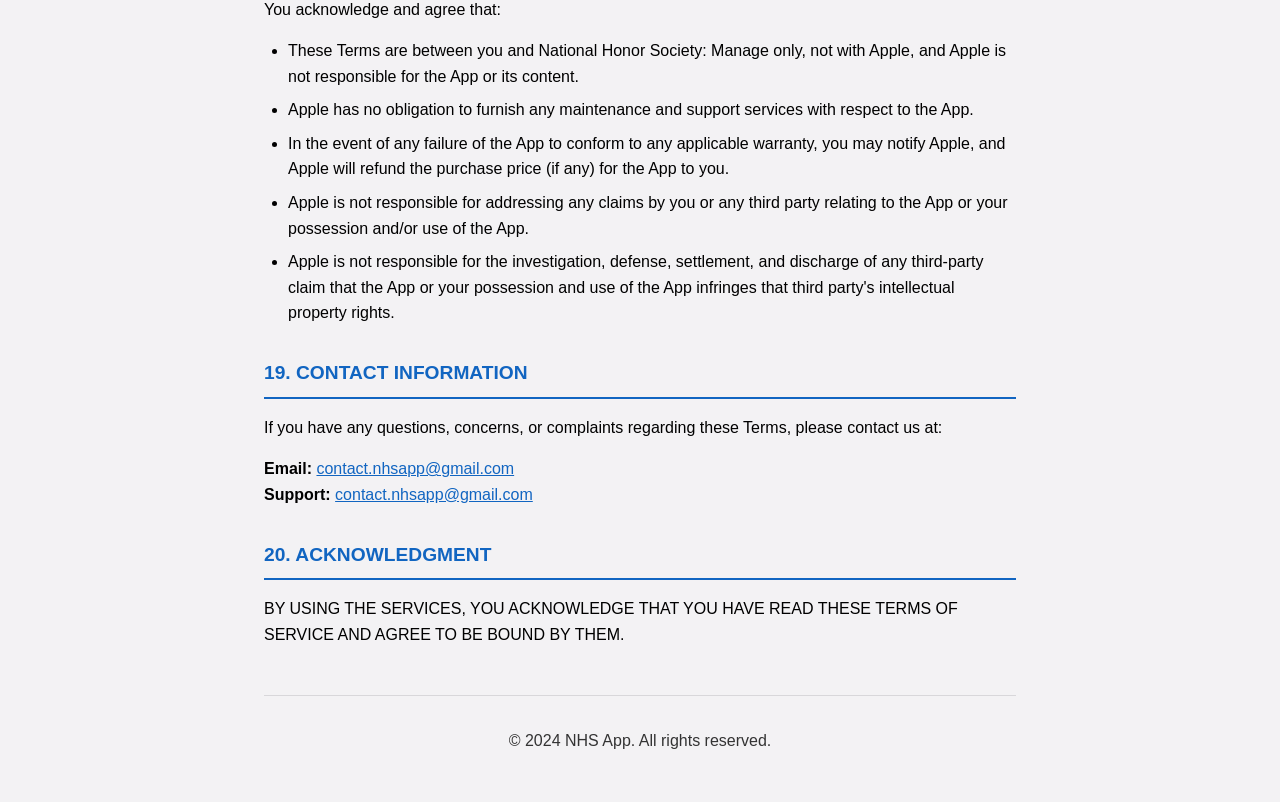
<file: terms.html>
<!DOCTYPE html>
<html lang="en">
<head>
    <meta charset="UTF-8">
    <meta name="viewport" content="width=device-width, initial-scale=1.0">
    <title>Terms of Service - National Honor Society: Manage</title>
    <link rel="stylesheet" href="styles.css">
</head>
<body>
    <div class="container">
        <header>
            <h1>National Honor Society: Manage</h1>
            <p class="subtitle">Terms of Service</p>
        </header>

        <main class="policy">
        <a href="index.html" class="back-link">← Back to Support</a>
        
        <h1>TERMS OF SERVICE</h1>
        <p class="doc-date"><strong>Last updated August 13, 2026</strong></p>

        <h2>1. AGREEMENT TO TERMS</h2>
        <p>These Terms of Service ("Terms") constitute a legally binding agreement between you and National Honor Society: Manage ("we," "us," or "our") concerning your access to and use of the National Honor Society: Manage mobile application (the "App") available on the Apple App Store and any related services (collectively, the "Services"). These Terms are between you and us only, and not with Apple, Inc. ("Apple").</p>
        
        <p>By accessing or using the Services, you agree that you have read, understood, and agree to be bound by these Terms. If you do not agree to these Terms, you must not access or use the Services.</p>

        <h2>2. ELIGIBILITY</h2>
        <p>You must be at least 13 years of age to use the Services. By using the Services, you represent and warrant that:</p>
        <ul>
            <li>You are at least 13 years of age</li>
            <li>You are a member, officer, or administrator of a National Honor Society (NHS) or National Honor Society Associates (NHSA) chapter</li>
            <li>You have the legal capacity to enter into these Terms</li>
            <li>You will provide accurate and truthful information when creating your account</li>
        </ul>

        <p>If you are under 18 years of age, you represent that your parent or legal guardian has reviewed and agreed to these Terms on your behalf.</p>

        <h2>3. USER ACCOUNTS</h2>
        
        <h3>3.1 Account Creation</h3>
        <p>To use the Services, you must create an account by providing accurate and complete information, including:</p>
        <ul>
            <li>Full name</li>
            <li>Email address</li>
            <li>Phone number</li>
            <li>Student ID</li>
            <li>Grade level</li>
            <li>Organization affiliation (NHS or NHSA)</li>
            <li>Verification code provided by your chapter administrator</li>
        </ul>

        <h3>3.2 Account Security</h3>
        <p>You are responsible for:</p>
        <ul>
            <li>Maintaining the confidentiality of your account credentials</li>
            <li>All activities that occur under your account</li>
            <li>Notifying us immediately of any unauthorized access or security breach</li>
            <li>Ensuring your account information remains accurate and up-to-date</li>
        </ul>

        <h3>3.3 Account Termination</h3>
        <p>We reserve the right to suspend or terminate your account at any time, without notice, for conduct that we believe:</p>
        <ul>
            <li>Violates these Terms</li>
            <li>Is harmful to other users, third parties, or our business interests</li>
            <li>Involves fraudulent or illegal activity</li>
        </ul>

        <h2>4. ACCEPTABLE USE</h2>
        
        <h3>4.1 Permitted Use</h3>
        <p>You may use the Services only for lawful purposes and in accordance with these Terms. Specifically, you agree to:</p>
        <ul>
            <li>Use the App solely for managing your NHS/NHSA chapter activities</li>
            <li>Provide accurate information when submitting volunteer hours</li>
            <li>Respect the privacy and rights of other users</li>
            <li>Comply with all applicable local, state, national, and international laws</li>
        </ul>

        <h3>4.2 Prohibited Conduct</h3>
        <p>You agree NOT to:</p>
        <ul>
            <li>Use the Services for any illegal purpose or in violation of any laws</li>
            <li>Submit false, misleading, or fraudulent information, including volunteer hours</li>
            <li>Impersonate any person or entity, or falsely state or misrepresent your affiliation</li>
            <li>Harass, abuse, threaten, or intimidate other users</li>
            <li>Attempt to gain unauthorized access to the Services, other accounts, or computer systems</li>
            <li>Interfere with or disrupt the Services or servers connected to the Services</li>
            <li>Use any automated means (bots, scrapers, etc.) to access the Services</li>
            <li>Reverse engineer, decompile, or disassemble any part of the Services</li>
            <li>Remove, circumvent, or disable any security features or access controls</li>
            <li>Upload or transmit viruses, malware, or any other malicious code</li>
            <li>Collect or harvest personal information about other users</li>
            <li>Use the Services to send spam, advertising, or promotional materials</li>
        </ul>

        <h2>5. VOLUNTEER HOURS AND EVENT TRACKING</h2>
        
        <h3>5.1 Accuracy of Information</h3>
        <p>You agree to submit accurate and truthful information regarding:</p>
        <ul>
            <li>Volunteer hours worked</li>
            <li>Event attendance</li>
            <li>Supporting documentation or proof of service</li>
        </ul>

        <h3>5.2 Verification and Approval</h3>
        <p>All submitted volunteer hours are subject to review and approval by chapter officers and administrators. We do not guarantee approval of any submitted hours.</p>

        <h3>5.3 Consequences of False Information</h3>
        <p>Submitting false or fraudulent volunteer hours may result in:</p>
        <ul>
            <li>Rejection of submitted hours</li>
            <li>Suspension or termination of your account</li>
            <li>Disciplinary action by your school or chapter</li>
            <li>Potential legal consequences</li>
        </ul>

        <h2>6. ATTENDANCE TRACKING</h2>
        <p>The App uses Bluetooth technology to facilitate automatic attendance check-in at events. By using this feature, you acknowledge that:</p>
        <ul>
            <li>Bluetooth access is required for automatic check-in functionality</li>
            <li>Location permissions may be required by your device's operating system for Bluetooth functionality</li>
            <li>We do not collect or store your GPS location data</li>
            <li>Attendance records are maintained by your chapter administrators</li>
        </ul>

        <h2>7. INTELLECTUAL PROPERTY RIGHTS</h2>
        
        <h3>7.1 Our Rights</h3>
        <p>The Services, including all content, features, and functionality, are owned by National Honor Society: Manage and are protected by copyright, trademark, and other intellectual property laws. The App is licensed, not sold, to you. You may not:</p>
        <ul>
            <li>Copy, modify, distribute, or create derivative works of the Services</li>
            <li>Use our trademarks, logos, or branding without written permission</li>
            <li>Remove or alter any copyright, trademark, or proprietary notices</li>
        </ul>

        <h3>7.2 User Content</h3>
        <p>You retain ownership of any content you submit through the Services (photos, documents, etc.). By submitting content, you grant us a non-exclusive, worldwide, royalty-free license to use, store, and display such content solely for the purpose of providing the Services.</p>

        <h2>8. THIRD-PARTY SERVICES</h2>
        <p>The Services may contain links to or integrate with third-party services, including:</p>
        <ul>
            <li>Social media platforms (for optional login)</li>
            <li>Cloud storage services</li>
            <li>Analytics and error tracking services</li>
        </ul>

        <p>We are not responsible for the content, privacy policies, or practices of any third-party services. Your use of third-party services is at your own risk and subject to their respective terms and conditions.</p>
        
        <h3>8.1 Apple-Specific Terms</h3>
        <p>With respect to the App obtained through the Apple App Store, the following additional terms apply:</p>
        <ul>
            <li>These Terms are between you and us only, and not with Apple. Apple is not responsible for the App or its content.</li>
            <li>Your use of the App must comply with the App Store Terms of Service.</li>
            <li>In the event of any failure of the App to conform to any applicable warranty, you may notify Apple, and Apple will refund the purchase price for the App (if any).</li>
            <li>Apple has no obligation whatsoever to furnish any maintenance and support services with respect to the App.</li>
            <li>Apple is not responsible for any claims relating to the App, including product liability claims, failure to conform to any legal or regulatory requirement, and consumer protection or similar legislation.</li>
            <li>In the event of any third-party claim that the App or your possession and use of the App infringes that third party's intellectual property rights, we will be solely responsible for the investigation, defense, settlement, and discharge of any such claim.</li>
        </ul>

        <h2>9. PRIVACY</h2>
        <p>Your use of the Services is also governed by our Privacy Policy, which is incorporated into these Terms by reference. Please review our Privacy Policy to understand how we collect, use, and protect your personal information.</p>

        <h2>10. DISCLAIMERS</h2>
        
        <h3>10.1 "AS IS" Basis</h3>
        <p>THE SERVICES ARE PROVIDED ON AN "AS IS" AND "AS AVAILABLE" BASIS WITHOUT WARRANTIES OF ANY KIND, EITHER EXPRESS OR IMPLIED, INCLUDING BUT NOT LIMITED TO WARRANTIES OF MERCHANTABILITY, FITNESS FOR A PARTICULAR PURPOSE, OR NON-INFRINGEMENT. IN NO EVENT SHALL APPLE BE LIABLE FOR ANY CLAIMS, LIABILITIES, DAMAGES, LOSSES, OR EXPENSES ARISING OUT OF OR IN CONNECTION WITH YOUR USE OF THE APP.</p>

        <h3>10.2 No Guarantee of Availability</h3>
        <p>We do not warrant that:</p>
        <ul>
            <li>The Services will be uninterrupted, secure, or error-free</li>
            <li>Defects will be corrected</li>
            <li>The Services are free of viruses or other harmful components</li>
            <li>Results obtained from using the Services will be accurate or reliable</li>
        </ul>

        <h3>10.3 Educational Use Only</h3>
        <p>The Services are designed to assist with chapter management and record-keeping. We make no representations regarding the accuracy or completeness of volunteer hour records or their acceptance by educational institutions, scholarship programs, or other third parties.</p>

        <h2>11. LIMITATION OF LIABILITY</h2>
        <p>TO THE MAXIMUM EXTENT PERMITTED BY LAW, NATIONAL HONOR SOCIETY: MANAGE AND ITS OFFICERS, DIRECTORS, EMPLOYEES, AND AGENTS SHALL NOT BE LIABLE FOR ANY INDIRECT, INCIDENTAL, SPECIAL, CONSEQUENTIAL, OR PUNITIVE DAMAGES, INCLUDING BUT NOT LIMITED TO:</p>
        <ul>
            <li>Loss of data or information</li>
            <li>Loss of profits or revenue</li>
            <li>Loss of opportunity</li>
            <li>Costs of substitute services</li>
            <li>Personal injury or property damage</li>
        </ul>

        <p>IN NO EVENT SHALL OUR TOTAL LIABILITY EXCEED THE AMOUNT YOU PAID TO US IN THE TWELVE (12) MONTHS PRECEDING THE EVENT GIVING RISE TO LIABILITY, OR ONE HUNDRED DOLLARS ($100), WHICHEVER IS LESS.</p>

        <h2>12. INDEMNIFICATION</h2>
        <p>You agree to indemnify, defend, and hold harmless National Honor Society: Manage and its officers, directors, employees, and agents from and against any claims, liabilities, damages, losses, costs, or expenses (including reasonable attorneys' fees) arising out of or relating to:</p>
        <ul>
            <li>Your use of the Services</li>
            <li>Your violation of these Terms</li>
            <li>Your violation of any rights of another person or entity</li>
            <li>Any content you submit through the Services</li>
        </ul>

        <h2>13. MODIFICATIONS TO SERVICES</h2>
        <p>We reserve the right to:</p>
        <ul>
            <li>Modify, suspend, or discontinue the Services at any time</li>
            <li>Change features, functionality, or availability of the Services</li>
            <li>Impose limits on certain features or restrict access to parts of the Services</li>
        </ul>

        <p>We will not be liable to you or any third party for any modification, suspension, or discontinuation of the Services.</p>

        <h2>14. CHANGES TO TERMS</h2>
        <p>We may update these Terms from time to time. When we make changes, we will:</p>
        <ul>
            <li>Update the "Last updated" date at the top of these Terms</li>
            <li>Notify you through the App or via email</li>
            <li>Provide you with an opportunity to review the updated Terms</li>
        </ul>

        <p>Your continued use of the Services after changes become effective constitutes your acceptance of the revised Terms.</p>

        <h2>15. GOVERNING LAW AND DISPUTE RESOLUTION</h2>
        
        <h3>15.1 Governing Law</h3>
        <p>These Terms shall be governed by and construed in accordance with the laws of the United States, without regard to conflict of law principles.</p>

        <h3>15.2 Informal Resolution</h3>
        <p>Before filing a claim, you agree to contact us at <a href="mailto:contact.nhsapp@gmail.com">contact.nhsapp@gmail.com</a> to attempt to resolve the dispute informally.</p>

        <h3>15.3 Arbitration</h3>
        <p>Any dispute arising out of or relating to these Terms or the Services shall be resolved through binding arbitration in accordance with the rules of the American Arbitration Association, except where prohibited by law.</p>

        <h2>16. SEVERABILITY</h2>
        <p>If any provision of these Terms is found to be unenforceable or invalid, that provision shall be limited or eliminated to the minimum extent necessary, and the remaining provisions shall remain in full force and effect.</p>

        <h2>17. WAIVER</h2>
        <p>No waiver of any term or condition of these Terms shall be deemed a further or continuing waiver of such term or any other term, and our failure to assert any right or provision under these Terms shall not constitute a waiver of such right or provision.</p>

        <h2>18. ENTIRE AGREEMENT</h2>
        <p>These Terms, together with our Privacy Policy, constitute the entire agreement between you and National Honor Society: Manage regarding the Services and supersede all prior agreements and understandings. The failure of us to exercise or enforce any right or provision of these Terms shall not constitute a waiver of such right or provision.</p>
        
        <h2>19. APPLE-SPECIFIC ACKNOWLEDGMENT</h2>
        <p>You acknowledge and agree that:</p>
        <ul>
            <li>These Terms are between you and National Honor Society: Manage only, not with Apple, and Apple is not responsible for the App or its content.</li>
            <li>Apple has no obligation to furnish any maintenance and support services with respect to the App.</li>
            <li>In the event of any failure of the App to conform to any applicable warranty, you may notify Apple, and Apple will refund the purchase price (if any) for the App to you.</li>
            <li>Apple is not responsible for addressing any claims by you or any third party relating to the App or your possession and/or use of the App.</li>
            <li>Apple is not responsible for the investigation, defense, settlement, and discharge of any third-party claim that the App or your possession and use of the App infringes that third party's intellectual property rights.</li>
        </ul>

        <h2>19. CONTACT INFORMATION</h2>
        <p>If you have any questions, concerns, or complaints regarding these Terms, please contact us at:</p>
        
        <p>
            <strong>Email:</strong> <a href="mailto:contact.nhsapp@gmail.com">contact.nhsapp@gmail.com</a><br>
            <strong>Support:</strong> <a href="mailto:contact.nhsapp@gmail.com">contact.nhsapp@gmail.com</a>
        </p>

        <h2>20. ACKNOWLEDGMENT</h2>
        <p>BY USING THE SERVICES, YOU ACKNOWLEDGE THAT YOU HAVE READ THESE TERMS OF SERVICE AND AGREE TO BE BOUND BY THEM.</p>

        <p class="legal-end">
            &copy; 2024 NHS App. All rights reserved.
        </p>
        </main>
    </div>
</body>
</html>
</file>
<file: styles.css>
:root {
    --brand: #1165C1;
    --light-blue: #66BEF9;
    --offwhite: #F3F2F4;
    --black: #000000;
    --page: #F3F2F4;
    --card: #ffffff;
    --text: #000000;
    --text-muted: #333333;
    --border: #d8d7da;
    --link: #1165C1;
    --header: #1165C1;
    --header-text: #ffffff;
    --button-bg: #000000;
    --button-fg: #ffffff;
    --footer: #000000;
    --footer-text: #F3F2F4;
}

@media (prefers-color-scheme: dark) {
    :root {
        --page: #111111;
        --card: #2a2a2a;
        --text: #F3F2F4;
        --text-muted: #cfcfcf;
        --border: #3d3d3d;
        --link: #66BEF9;
        --header: #1165C1;
        --button-bg: #F3F2F4;
        --button-fg: #000000;
        --footer: #000000;
        --footer-text: #F3F2F4;
    }
}

* {
    margin: 0;
    padding: 0;
    box-sizing: border-box;
}

html {
    color-scheme: light dark;
}

body {
    font-family: -apple-system, BlinkMacSystemFont, 'Segoe UI', Roboto, 'Helvetica Neue', Arial, sans-serif;
    line-height: 1.6;
    color: var(--text);
    background-color: var(--page);
}

.container {
    max-width: 800px;
    margin: 0 auto;
    min-height: 100vh;
    background-color: var(--page);
}

header {
    background: var(--header);
    color: var(--header-text);
    padding: 2rem 1.5rem;
    text-align: center;
}

header h1 {
    font-size: 2rem;
    margin-bottom: 0.5rem;
    color: var(--header-text);
}

.subtitle {
    font-size: 1rem;
    color: var(--header-text);
    opacity: 0.95;
}

main {
    padding: 2rem 1.5rem;
}

section {
    margin-bottom: 2rem;
}

h2 {
    color: var(--link);
    margin-bottom: 1rem;
    font-size: 1.5rem;
    border-bottom: 2px solid var(--link);
    padding-bottom: 0.5rem;
}

h3 {
    color: var(--text);
    margin-bottom: 0.5rem;
    font-size: 1.1rem;
}

p {
    margin-bottom: 1rem;
}

a {
    color: var(--link);
    word-break: break-word;
}

a:hover {
    text-decoration: underline;
}

.intro,
.contact,
.faq-item,
.features,
.data-requests,
.links {
    background-color: var(--card);
    border: 1px solid var(--border);
    border-radius: 8px;
    padding: 1.25rem 1.5rem;
}

.intro {
    border-left: 4px solid var(--brand);
}

.contact {
    text-align: center;
}

.email-link {
    display: inline-block;
    font-size: 1.15rem;
    color: var(--button-fg);
    background-color: var(--button-bg);
    text-decoration: none;
    padding: 0.9rem 1.6rem;
    border-radius: 8px;
    margin: 0.75rem 0 1rem;
    font-weight: 600;
}

.email-link:hover {
    text-decoration: none;
    opacity: 0.88;
}

.response-time {
    font-size: 0.9rem;
    color: var(--text-muted);
    font-style: italic;
    margin-bottom: 0;
}

.faq-item {
    margin-bottom: 1rem;
    border-left: 4px solid var(--brand);
}

.faq-item h3 {
    color: var(--text);
}

.faq-item p:last-child {
    margin-bottom: 0;
}

.features ul,
.data-requests ul,
.links ul {
    list-style-position: inside;
    margin-left: 0.25rem;
}

.features li,
.data-requests li,
.links li {
    margin-bottom: 0.75rem;
    line-height: 1.8;
}

.features strong {
    color: var(--link);
}

.links a {
    color: var(--link);
    text-decoration: none;
    font-weight: 500;
}

.links a:hover {
    text-decoration: underline;
}

.back-link {
    display: inline-block;
    margin-bottom: 1.5rem;
    color: var(--link);
    text-decoration: none;
    font-weight: 500;
}

.back-link:hover {
    text-decoration: underline;
}

.policy h1 {
    font-size: 1.7rem;
    color: var(--text);
    margin-bottom: 0.75rem;
}

.policy .doc-date {
    color: var(--text-muted);
    font-size: 0.95rem;
    margin-bottom: 1.75rem;
}

.policy h2 {
    font-size: 1.2rem;
    margin-top: 2rem;
}

.policy h3 {
    font-size: 1.05rem;
    margin-top: 1.5rem;
    margin-bottom: 0.75rem;
}

.policy ul,
.policy ol {
    margin-left: 1.5rem;
    margin-bottom: 1rem;
}

.policy li {
    margin-bottom: 0.5rem;
}

.policy table {
    width: 100%;
    border-collapse: collapse;
    margin: 1rem 0;
}

.policy th,
.policy td {
    border: 1px solid var(--border);
    padding: 0.75rem;
    text-align: left;
}

.policy th {
    background-color: var(--card);
    font-weight: bold;
}

.policy .legal-end {
    margin-top: 3rem;
    padding-top: 2rem;
    border-top: 1px solid var(--border);
    text-align: center;
    color: var(--text-muted);
}

footer {
    background-color: var(--footer);
    color: var(--footer-text);
    text-align: center;
    padding: 2rem 1.5rem;
}

footer p {
    margin-bottom: 0.5rem;
    font-size: 0.9rem;
    color: var(--footer-text);
}

footer a {
    color: var(--light-blue);
}

@media (max-width: 768px) {
    header {
        padding: 1.5rem 1rem;
    }

    header h1 {
        font-size: 1.45rem;
    }

    .subtitle {
        font-size: 0.9rem;
    }

    main {
        padding: 1.25rem 1rem 2rem;
    }

    h2 {
        font-size: 1.25rem;
    }

    .email-link {
        font-size: 1rem;
        padding: 0.85rem 1.25rem;
        max-width: 100%;
    }

    .intro,
    .contact,
    .faq-item,
    .features,
    .data-requests,
    .links {
        padding: 1rem 1.1rem;
    }
}
</file>
